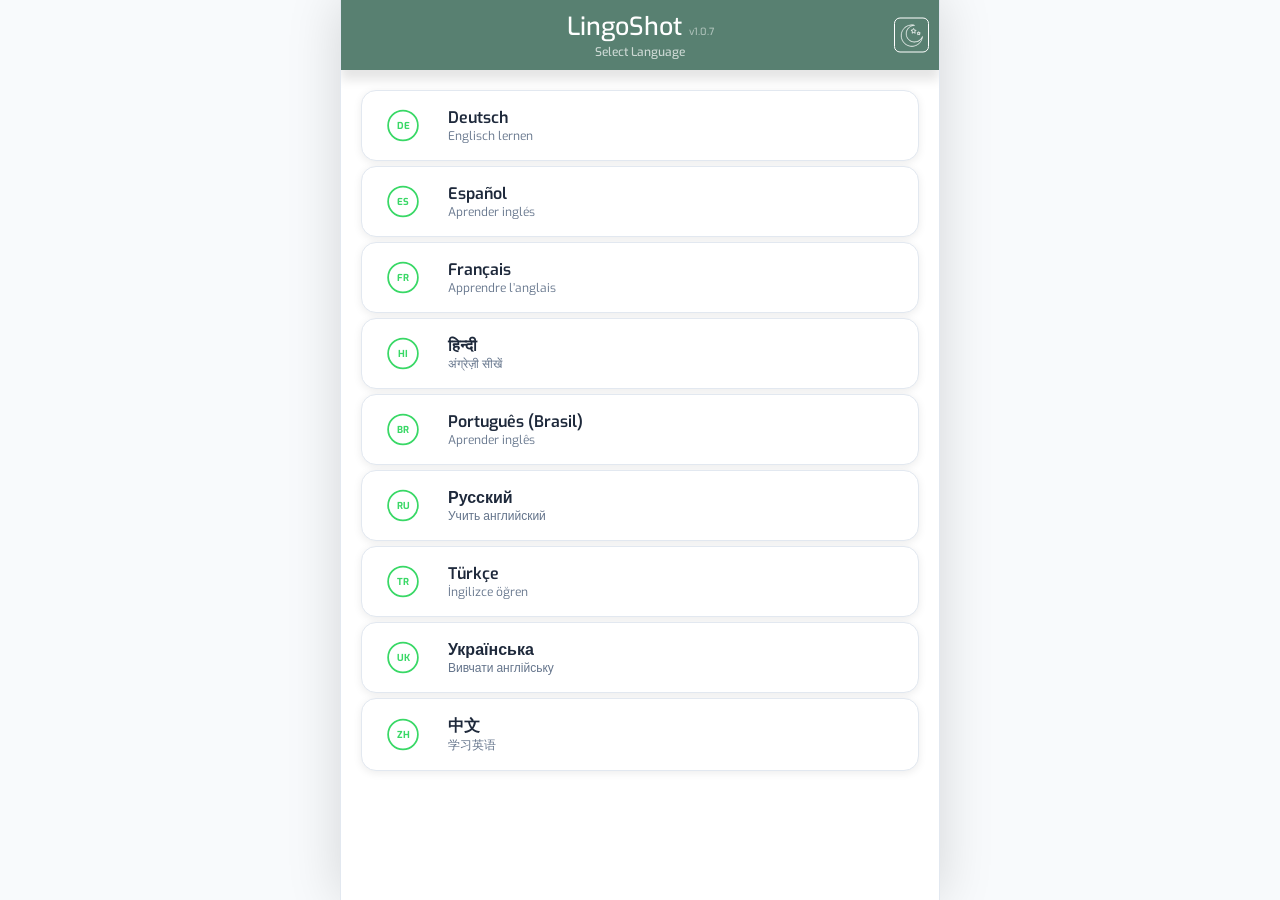
<file: index.html>
<!DOCTYPE html>
<html lang="ru">
<head>
<meta charset="UTF-8"/>
<meta name="viewport" content="width=device-width,initial-scale=1,maximum-scale=1,user-scalable=no,viewport-fit=cover"/>
<script>
  (function(){
    try {
      var lang = localStorage.getItem('mitir_lang');
      // если язык уже выбран — помечаем документ, чтобы стартовать с главной
      document.documentElement.className += lang ? ' boot-main' : ' boot-lang';
    } catch(e) {
      document.documentElement.className += ' boot-lang';
    }
  })();
</script>
<title>LingoShot – Word Shooter</title>
<link rel="stylesheet" href="all.css?v=16.7">
<script src="https://telegram.org/js/telegram-web-app.js" defer></script>
<link rel="preconnect" href="https://fonts.googleapis.com">
<link rel="preconnect" href="https://fonts.gstatic.com" crossorigin>
<link rel="stylesheet" href="https://fonts.googleapis.com/css2?family=Exo:wght@400;500;600;700&family=Noto+Sans:wght@400;600&display=swap" media="print" onload="this.media='all'">
<script>
    !function(t,e){var o,n,p,r;e.__SV||(window.posthog && window.posthog.__loaded)||(window.posthog=e,e._i=[],e.init=function(i,s,a){function g(t,e){var o=e.split(".");2==o.length&&(t=t[o[0]],e=o[1]),t[e]=function(){t.push([e].concat(Array.prototype.slice.call(arguments,0)))}}p||((p=t.createElement("script")).type="text/javascript",p.crossOrigin="anonymous",p.async=!0,p.src=s.api_host.replace(".i.posthog.com","-assets.i.posthog.com")+"/static/array.js",p.onerror=function(){p=null},(r=t.getElementsByTagName("script")[0]).parentNode.insertBefore(p,r));var u=e;for(void 0!==a?u=e[a]=[]:a="posthog",u.people=u.people||[],u.toString=function(t){var e="posthog";return"posthog"!==a&&(e+="."+a),t||(e+=" (stub)"),e},u.people.toString=function(){return u.toString(1)+".people (stub)"},o="Oo Lo $o init rl nl tl el ll pa il hl Ko capture sl Ao gl calculateEventProperties pl register register_once register_for_session unregister unregister_for_session Xo ml getFeatureFlag getFeatureFlagPayload getFeatureFlagResult getAllFeatureFlags isFeatureEnabled reloadFeatureFlags updateFlags updateEarlyAccessFeatureEnrollment getEarlyAccessFeatures on onFeatureFlags onSurveysLoaded onSessionId getSurveys getActiveMatchingSurveys renderSurvey displaySurvey cancelPendingSurvey canRenderSurvey canRenderSurveyAsync wl identify setPersonProperties unsetPersonProperties group resetGroups setPersonPropertiesForFlags resetPersonPropertiesForFlags setGroupPropertiesForFlags resetGroupPropertiesForFlags reset kl shutdown setIdentity clearIdentity get_distinct_id getGroups get_session_id get_session_replay_url alias set_config startSessionRecording stopSessionRecording sessionRecordingStarted captureException addExceptionStep captureLog startExceptionAutocapture stopExceptionAutocapture loadToolbar get_property getSessionProperty yl cl createPersonProfile setInternalOrTestUser bl Do No opt_in_capturing opt_out_capturing has_opted_in_capturing has_opted_out_capturing get_explicit_consent_status is_capturing clear_opt_in_out_capturing dl debug ma kn getPageViewId captureTraceFeedback captureTraceMetric Go".split(" "),n=0;n<o.length;n++)g(u,o[n]);e._i.push([i,s,a])},e.__SV=1)}(document,window.posthog||[]);
    posthog.init('phc_tQvfocBuwXnJmgBxTeCjzJKcfwaGxXcfhXSWpTn7rpAM', {
        api_host: 'https://eu.i.posthog.com',
        defaults: '2026-05-30',
        person_profiles: 'identified_only', // or 'always' to create profiles for anonymous users as well
    });

</script>
</head>
<body>
<div id="boot-splash">
  <div class="boot-logo">LingoShot</div>
</div>
<div id="app">
  <div id="sl" class="screen">
    <div class="hdr">
      <button class="hdr-back" id="sl-back" style="display:none;" onclick="goScreen('sm')">‹</button>
      <span>LingoShot <small class="app-ver-tag" style="display:inline; opacity:0.5; font-size:10px;"></small></span>
      <small>Select Language</small>
       <button class="hdr-theme" onclick="toggleTheme()" aria-label="Переключить тему"></button>
    </div>
    <div class="lang-list" id="lang-list"></div>
  </div>

  <div id="sm" class="screen">
    <div class="hdr">
      <span>LingoShot <small class="app-ver-tag" style="display:inline; opacity:0.5; font-size:10px;"></small></span>
      <small id="sm-subtitle">Select Game Mode</small>
      <button class="hdr-theme" onclick="toggleTheme()" aria-label="Переключить тему"></button>
    </div>

    <div class="dash-progress">
      <div class="progress-card">
        <div class="prog-info-side">
          <div class="prog-label">Your Progress</div>
          <div class="prog-level-row">
            <span class="prog-level-val" id="dash-level">Lvl 1</span>
          </div>
          <div class="prog-xp-bar-bg">
            <div class="prog-xp-fill" id="dash-xp-fill"></div>
          </div>
          <div class="prog-xp-text" id="dash-xp-text">0 / 100 XP</div>
        </div>
        <div class="prog-circle-side">
          <svg class="prog-circle-svg" viewBox="0 0 80 80">
            <circle class="prog-circle-bg" cx="40" cy="40" r="36"></circle>
            <circle class="prog-circle-fill" id="dash-circle-fill" cx="40" cy="40" r="36"></circle>
          </svg>
          <span class="prog-percent-val" id="dash-pct">0%</span>
        </div>
      </div>
    </div>

    <div class="mode-grid">
      <div class="mode-row mode-row-2">
        <div class="mode-card" onclick="openTirDict()">
          <div class="mode-icon"><img src="icons/shooting_tir.svg" width="60%" /></div>
          <div class="mode-name">Shooting Tir</div>
        </div>
        <div class="mode-card" onclick="openMatchPairsDict()">
          <div class="mode-icon">
            <img src="icons/twowords.svg" width="50%" />
          </div>
          <div class="mode-name">Match Pairs</div>
        </div>
        <div class="mode-card" onclick="openWordSearchDict()">
          <div class="mode-icon">
            <svg viewBox="0 0 24 24" width="55%" height="55%" fill="none" stroke="var(--orange)" stroke-width="1" stroke-linecap="round" stroke-linejoin="round">
              <circle cx="10" cy="10" r="7"/>
              <line x1="15.2" y1="15.2" x2="21" y2="21"/>
              <rect x="7.3" y="7.3" width="2.3" height="2.3" rx="0.5" fill="var(--orange)" stroke="none"/>
              <rect x="10.4" y="7.3" width="2.3" height="2.3" rx="0.5" fill="var(--orange)" stroke="none"/>
              <rect x="7.3" y="10.4" width="2.3" height="2.3" rx="0.5" fill="var(--orange)" stroke="none"/>
              <rect x="10.4" y="10.4" width="2.3" height="2.3" rx="0.5" fill="var(--orange)" stroke="none"/>
            </svg>
          </div>
          <div class="mode-name">Fillwords</div>
        </div>
      </div>
      <div class="mode-row mode-row-full">
        <div class="mode-card mode-card-wide" onclick="goScreen('ssd')">
          <div class="mode-icon"><img src="icons/funny_stories.svg" width="100%" /></div>
          <div class="mode-name">Funny stories</div>
        </div>
      </div>
      <div class="mode-row mode-row-3">
	  <div class="mode-card" onclick="goScreen('sphd')">
          <div class="mode-icon">
            <svg viewBox="0 0 24 24" width="55%" height="55%" fill="none" stroke="var(--orange)" stroke-width="0.8" stroke-linecap="round" stroke-linejoin="round">
              <path d="M4 5h16v10H9l-5 4V5z"/>
              <line x1="7.5" y1="9" x2="16.5" y2="9"/>
              <line x1="7.5" y1="12" x2="13" y2="12"/>
            </svg>
          </div>
          <div class="mode-name">Phrases</div>
        </div>
        <div class="mode-card" onclick="goScreen('sqd')">
          <div class="mode-icon"><img src="icons/idiom_quiz.svg" width="65%" /></div>
          <div class="mode-name">Idiom Quiz</div>
        </div>
        
        <div class="mode-card" onclick="goScreen('sb')">
          <div class="mode-icon"><img src="icons/morph_bubble.svg" width="58%" /></div>
          <div class="mode-name">Morph Bubbl</div>
        </div>
      </div>
    </div>
  </div>

  <div id="sb" class="screen">
    <div class="hdr">
      <button class="hdr-back" onclick="goScreen('sm')">‹</button>
      <span>Morph Bubbl</span>
	  <small>Build words</small>
      <span class="psh-pill" id="p-pill">1 / 18</span>
    </div>

    <div class="p-sub-hdr">
      <div class="psh-progress"><div class="psh-fill" id="p-fill"></div></div>
    </div>

    <div class="spc-stage">
      <button class="arrow-btn left" id="p-prev" onclick="goPattern(-1)">‹</button>
      <div class="card-viewport"><div class="p-card" id="p-card"></div></div>
      <button class="arrow-btn right" id="p-next" onclick="goPattern(1)">›</button>
    </div>

    <div class="p-setup">
      <div class="p-slider-row">
        <span id="sb-items-label" style="font-size:13px;color:#ffffff;">Items in game</span>
        <span id="p-val" style="font-size:13px;font-weight:600;color:#588071;padding:2px 9px;border-radius:8px;">10</span>
      </div>
      <input type="range" min="5" max="15" value="10" id="p-range" oninput="document.getElementById('p-val').textContent=this.value" style="width:100%;margin-bottom:5px;accent-color:#588071;">
      <button class="p-start-btn" onclick="startBubbleGame()">Start Game</button>
    </div>
  </div>

  <div id="sbg" class="screen">
    <div class="top">
      <div class="stat"><b id="bgscore">0</b><small>POINTS</small></div>
      <div class="center"><b id="bgword">1 / 10</b><div class="bar"><span id="bgbar" style="width:100%;"></span></div></div>
      <div class="stat" onclick="toggleSound()" style="cursor:pointer; -webkit-user-select:none;">
        <b id="bsound-icon"><img src="icons/sound-on.svg"/ width="30px"></b>
        <small>SOUND</small>
      </div>
      <div class="close" onclick="confirmExit()">×</div>
    </div>
    <div class="sbg-sentence-wrap">
      <div class="sbg-sentence" id="sbg-sentence"></div>
    </div>
    <div class="sbg-translation" id="sbg-translation"></div>
    <div class="sbg-tray" id="sbg-tray"></div>
    <div class="sbg-bottom">
      <button class="sbg-next-btn" id="sbg-next" disabled onclick="handleBubbleNext()">Next</button>
    </div>
  </div>

  <div id="ssd" class="screen"><div class="hdr"><button class="hdr-back" onclick="goScreen('sm')">‹</button><span>Funny Stories</span><small>Select Level</small></div><div class="dict-list" id="stories-levels-list"></div></div>
  <div id="ss" class="screen"><div class="hdr"><button class="hdr-back" id="ss-back" onclick="goScreen('ssd')">‹</button><span>Funny Stories</span><small id="ss-subtitle">Select Story</small></div><div class="dict-list" id="stories-list"></div></div>
  <div id="sse" class="screen"><div class="hdr"><button class="hdr-back" onclick="goScreen('ss')">‹</button><span>Series Episodes</span><small id="sse-subtitle">Select Episode</small></div><div class="dict-list" id="series-episodes-list"></div></div>
  <div id="st" class="screen"><div class="hdr"><button class="hdr-back" onclick="goScreen('ss')">‹</button><span>Funny Stories</span><small id="st-subtitle">Read or listen</small><button class="hdr-x" id="story-voice-btn" onclick="speakStory()"><img id="story-voice-icon" src="icons/sound-on.svg" width="30px"/></button></div><div class="story-content" id="story-body"></div><div class="word-popup" id="word-popup"><div class="wp-info"><div class="wp-en" id="wp-en">Word</div><div class="wp-tr" id="wp-tr">[transcription]</div><div class="wp-ru" id="wp-ru">Translation</div></div><button class="wp-btn" onclick="addWordFromStory()">Add to Tir</button></div><button class="go-btn" id="to-tir-btn" style="margin:10px; display:none;" onclick="goScreen('scw')">Review added words</button></div>
  <div id="scw" class="screen"><div class="hdr"><button class="hdr-back" onclick="goScreen('st')">‹</button><span>Story Vocabulary</span><small>Added words</small></div><div class="prev-list" id="story-words-list"></div><button class="go-btn" id="story-go-btn" onclick="startStoryTir()">GO TO TIR!</button></div>

  <div id="sd" class="screen">
    <div class="hdr"><button class="hdr-back" onclick="goScreen('sm')">‹</button><span>Shooting Tir</span><small>Select Dictionary</small></div>
    <div class="tabs"><div class="tab active" onclick="swTab('ready')">Ready</div><div class="tab" onclick="swTab('custom')">Custom</div></div>

    <div style="flex:1; overflow:hidden; display:flex; flex-direction:column;">
      <div class="dict-list" id="rdtab"></div>
      <div class="custom-area" id="ctab">
        <div id="cw-select-label" style="font-size:12px;color:var(--text-dim);margin-bottom:5px;">Select words:</div>
        <div class="search-box"><input type="text" id="wsearch" placeholder="Search..." oninput="renderCustomList()"/></div>
        <div style="text-align:right;margin-bottom:8px;"><button onclick="clearCW()" style="background:none;border:none;color:var(--bg-hdr);font-size:12px;text-decoration:underline;cursor:pointer;padding:0; font-weight:bold;">Unselect all</button></div>
        <div class="cwl" id="allw-list"></div>
        <div style="font-size:11px;color:var(--text-dim);text-align:center;margin-top:10px;">Selected: <strong id="cwcnt">0</strong></div>
      </div>
    </div>

    <div class="wcrow" id="wcrow"><label>Words in game:</label><input type="range" min="5" max="30" value="5" id="wcs" oninput="document.getElementById('wcv').textContent=this.value"/><div class="wcv" id="wcv">5</div></div>
    <button class="btn-p" id="sbtn" onclick="goPreview()" disabled>Start Game →</button>
  </div>

  <div id="sqd" class="screen"><div class="hdr"><button class="hdr-back" onclick="goScreen('sm')">‹</button><span>Idiom Quiz</span><small>Select Difficulty</small></div><div class="dict-list" id="qltab"></div><div class="wcrow"><label>Idioms in game:</label><input type="range" min="5" max="15" value="7" id="qcs" oninput="document.getElementById('qcv').textContent=this.value"/><div class="wcv" id="qcv">7</div></div><button class="btn-p" id="qsbtn" onclick="startQuiz()" disabled>Start Quiz →</button></div>

  <div id="sphd" class="screen">
    <div class="hdr"><button class="hdr-back" onclick="goScreen('sm')">‹</button><span>Phrases</span><small>Select Topic</small></div>
    <div class="dict-list" id="phtab"></div>
    <div class="wcrow"><label>Phrases in game:</label><input type="range" min="5" max="20" value="10" id="phcs" oninput="document.getElementById('phcv').textContent=this.value"/><div class="wcv" id="phcv">10</div></div>
    <button class="btn-p" id="phsbtn" onclick="startPhraseGame()" disabled>Start Game →</button>
  </div>

  <div id="sph" class="screen">
    <div class="top">
      <div class="stat"><b id="phscore">0</b><small>POINTS</small></div>
      <div class="center"><b id="phprog">1/10</b><div class="bar"><span id="phbar" style="width:0%;"></span></div></div>
      <div class="stat" onclick="toggleSound()" style="cursor:pointer; -webkit-user-select:none;">
        <b id="phsound-icon"><img src="icons/sound-on.svg"/ width="30px"></b>
        <small>SOUND</small>
      </div>
      <div class="close" onclick="confirmExit()">×</div>
    </div>
    <div class="ph-phrase-wrap">
      <div class="ph-phrase" id="ph-phrase-ru"></div>
      <button class="ph-replay-btn" id="ph-replay" onclick="phReplay()" aria-label="Listen">
        <svg viewBox="0 0 24 24" width="16" height="16" fill="none" stroke="currentColor" stroke-width="2" stroke-linecap="round" stroke-linejoin="round">
          <polygon points="5,9 9,9 13,5 13,19 9,15 5,15" fill="currentColor" stroke="none"/>
          <path d="M16.5 8.5a5 5 0 0 1 0 7"/>
          <path d="M19 6a8.5 8.5 0 0 1 0 12"/>
        </svg>
      </button>
    </div>
    <div class="ph-slots-row">
      <div class="ph-slots" id="ph-slots"></div>
    </div>
    <div class="ph-cols" id="ph-cols"></div>
    <div class="ph-bottom">
      <button class="ph-next-btn" id="ph-next-btn" disabled onclick="phNext()">Next →</button>
    </div>
  </div>

  <div id="sp" class="screen"><div class="hdr"><button class="hdr-back" onclick="goScreen('sd')">‹</button><span id="ptitle">Word List</span><small>Words to learn</small></div><div class="prev-list" id="plist"></div><div class="legend"><div class="li"><div class="ld" style="background:#3b6d11"></div>know</div><div class="li"><div class="ld" style="background:#ccc"></div>new</div><div class="li"><div class="ld" style="background:#ba7517"></div>~week</div><div class="li"><div class="ld" style="background:#854f0b"></div>~month</div><div class="li"><div class="ld" style="background:#a32d2d"></div>~half year</div></div><button class="go-btn" id="pgoBtn" onclick="handlePreviewGo()">GO!</button></div>

  <div id="sq" class="screen">
    <div class="top">
      <div class="stat"><b id="qscore">0</b><small>POINTS</small></div>
      <div class="center"><b id="qword">1/7</b><div class="bar"><span id="qbar" style="width:100%;"></span></div></div>
      <div class="stat" onclick="toggleSound()"><b id="qsound-icon"><img src="icons/sound-on.svg"/ width="30px"></b><small>SOUND</small></div>
      <div class="close" onclick="confirmExit()">×</div>
    </div>
    <div class="idiom-banner">
      <div class="idiom-q-row">
        <small>что означает эта идиома?</small>
        <button class="idiom-sound-btn" onclick="speakCurrentIdiom()" aria-label="Re-speak idiom">
          <img src="icons/sound-on.svg" width="16px" height="16px" alt="sound">
        </button>
      </div>
      <h1 id="idiom-en">...</h1>
    </div>
    <div class="lifelines">
      <div class="life-btn" id="life-call" onclick="useLife('call')">
        <span class="life-icon">📞</span><span>CALL</span>
        <div class="life-tip" id="tip-call"></div>
      </div>
      <div class="life-btn" id="life-50" onclick="useLife('50')">
        <span class="life-icon">🌗</span><span>50/50</span>
      </div>
      <div class="life-btn" id="life-hall" onclick="useLife('hall')">
        <span class="life-icon">👥</span><span>HELP</span>
        <div class="life-tip" id="tip-hall"></div>
      </div>
    </div>
    <div class="quiz-area" id="answers"></div>
    <div style="padding:14px;"><button class="next-btn" id="nextBtn" onclick="nextQuestion()">Next →</button></div>
  </div>

  <div id="sg" class="screen">
    <div class="top">
      <div class="stat"><b id="gscore">0</b><small>POINTS</small></div>
      <div class="center"><b id="gword">1/10</b><div class="bar"><span id="tbar"></span></div></div>
      <div class="stat" onclick="toggleSound()" style="cursor:pointer; -webkit-user-select:none;">
        <b id="sound-icon"><img src="icons/sound-on.svg"/ width="30px"></b>
        <small id="sound-text">SOUND</small>
      </div>
      <div class="close" onclick="confirmExit()">×</div>
    </div>
    <div class="word" id="ruword_container">
      <div id="ruwd"><h1>ARE YOU READY?</h1><small>TOUCH LOAD</small></div>
    </div>
    <div class="range" id="arena">
      <div class="rail"></div>
      <canvas id="hit-canvas" style="position:absolute; inset:0; pointer-events:none; z-index:10;"></canvas>
      <div id="moving-unit" class="moving-unit">
        <div class="carriage"><span class="bolt"></span></div>
        <div class="arm"></div>
        <div class="target"><div id="sight" class="sight"><div class="sight-dot"></div></div></div>
      </div>
    </div>
    <div class="controls">
      <div class="speed-row" style="padding:0 12px 10px; display:flex; align-items:center; gap:12px;">
        <label style="color:var(--green); font-size:10px; font-weight:700; letter-spacing:1px; opacity:0.7; white-space:nowrap;">SPEED:</label>
        <input type="range" min="0" max="6000" step="250" value="3000" id="gspeed" style="flex:1; accent-color:var(--green); cursor:pointer;">
      </div>
      <div class="input-row">
        <div class="typedbox" id="tbox" onclick="handleTboxClick(event)"></div>
        <button class="btn-main btn-del-main" id="kdelBtn" onclick="handleDelSkip()">◀</button>
        <button id="kfireBtn" class="btn-main btn-load" onclick="handleFireBtn()">LOAD</button>
      </div>
      <div class="kbd"><div class="kr" id="kr0"></div><div class="kr" id="kr1"></div><div class="kr" id="kr2"></div><div class="kr" id="kr3"></div></div>
    </div>
  </div>

  <div id="sws" class="screen">
    <div class="top">
      <div class="stat"><b id="wsscore">0</b><small>POINTS</small></div>
      <div class="center"><b id="wsprog">0/0</b><div class="bar"><span id="wsbar" style="width:0%;"></span></div></div>
      <div class="stat"><b id="wstimer">00:00</b><small>TIME</small></div>
      <div class="close" onclick="confirmExit()">×</div>
    </div>
    <div class="ws-bubbles" id="wsbubbles"></div>
    <div class="ws-gridwrap" id="wsgridwrap">
      <div class="ws-grid" id="wsgrid"></div>
    </div>
  </div>

  <div id="smp" class="screen">
    <div class="top">
      <div class="stat"><b id="mpscore">0</b><small>POINTS</small></div>
      <div class="center"><b id="mpprog">0/0</b><div class="bar"><span id="mpbar" style="width:0%;"></span></div></div>
      <div class="stat"><b id="mpmistakes">0</b><small>MISS</small></div>
      <div class="close" onclick="confirmExit()">×</div>
    </div>
    <div class="mp-board" id="mp-board">
      <div class="mp-col" id="mpColLeft"></div>
      <div class="mp-col" id="mpColRight"></div>
      <div class="mp-stop-overlay">
        <div class="mp-stop-icon">🎯</div>
        <div class="mp-stop-title" id="mpStopTitle">Too many mistakes!</div>
        <div class="mp-stop-sub" id="mpStopSub">Learn the remaining words in Tir.</div>
        <button class="go-btn mp-review-btn" id="mpReviewBtn" onclick="mpGoLearnProblemWords()">Learn in Tir</button>
      </div>
    </div>
  </div>

  <div id="sa" class="screen ad-screen">
    <div class="ad-timer-wrap">
      <div id="ad-timer">10</div>
      <div class="ad-timer-label">sec</div>
    </div>
    <div class="ad-content">
      <div class="ad-label">PROMOTION</div>
      <div class="ad-banner-box">
        <img src="icons/promo_banner.png" alt="LingoShot Pro" class="ad-img-main">
      </div>
      <h2 class="ad-title">LingoShot for Android</h2>
      <p class="ad-desc">Get the full experience with offline mode, smart widgets, and advanced statistics!</p>

      <a href="https://play.google.com/store/apps/details?id=com.lingoshot.app" target="_blank" class="gp-link">
        <img src="icons/google_play.png" alt="Get it on Google Play" class="gp-btn-img">
      </a>
    </div>
  </div>

  <div id="sr" class="screen">
    <div class="hdr"><button class="hdr-x" onclick="goScreen('sm')">✕</button>Results</div>
    <div id="res-auth-box" class="auth-component"></div>
    <div class="res-body">
      <div class="r-title" id="rtitle">Great!</div>
      <div id="res-msg" style="font-size:14px; text-align:center; color:#444; margin:-5px 0 10px; padding:0 20px; line-height:1.4;">
       You've earned <b id="last-score-val">0</b> points.<br>
        <span id="ad-info-text">Earn 150 points to disable ads.</span>
      </div>
      <div class="rgrid">
        <div class="rcard"><div class="v" id="rhits">0</div><div class="l">hits</div></div>
        <div class="rcard"><div class="v" id="rmiss">0</div><div class="l">misses</div></div>
        <div class="rcard"><div class="v" id="racc">0%</div><div class="l">accuracy</div></div>
        <div class="rcard"><div class="v" id="rtime">0s</div><div class="l">time</div></div>
      </div>
      <div class="leaderboard-box">
        <div class="lb-tabs">
          <div class="lb-tab lb-tab-daily" onclick="swLbTab('daily')">TODAY</div>
          <div class="lb-tab lb-tab-global active" onclick="swLbTab('global')">ALL TIME</div>
        </div>
        <div id="res-lb-list" class="lb-list"></div>
      </div>
    </div>
    <div class="ract">
      <button class="btn-p" style="margin:0;width:100%;" onclick="retryGame()">Again</button>
      <button class="btn-s" onclick="goScreen('sm')">Change game mode</button>
    </div>
  </div>

  <div id="su" class="screen">
    <div class="hdr">Profile & Leaders <button class="hdr-x" id="admin-btn" style="display:none; position:absolute; right:15px; font-size:16px; color:#fff; border:1px solid #fff; padding:5px 10px; border-radius:8px;" onclick="goScreen('sad')">⚙️</button></div>
    <div class="res-body">
      <div id="main-auth-box" class="auth-component"></div>
      <div class="leaderboard-box">
        <div class="lb-tabs">
          <div class="lb-tab lb-tab-daily" onclick="swLbTab('daily')">TODAY</div>
          <div class="lb-tab lb-tab-global active" onclick="swLbTab('global')">ALL TIME</div>
        </div>
        <div id="main-lb-list" class="lb-list"></div>
      </div>
    </div>
  </div>

  <div id="sad" class="screen">
    <div class="hdr">
      <button class="hdr-back" onclick="goScreen('su')">‹</button>
      <span>Admin Dashboard</span>
    </div>
    <div class="res-body" style="padding:15px;">
      <div id="admin-stats" style="margin-bottom:20px;">
        <div style="text-align:center; padding:20px; color:var(--text-dim);">Loading statistics...</div>
      </div>

      <div style="display:flex; flex-direction:column; gap:15px;">
		<button class="btn-main" style="padding:10px 0; background:#2563eb; border:none; width:100%;" onclick="adminPublishUpdate()">📢 PUBLISH UPDATE (notify users)</button>
        <button class="btn-main" style="padding:10px 0; background:#ea580c; border:none; width:100%;" onclick="adminResetDailyPoints()">🔄 RESET DAILY POINTS (ALL)</button>
        <button class="btn-main" style="padding:10px 0; background:#666; border:none; width:100%;" onclick="adminResetPoints()">⚠️ RESET TOTAL POINTS (ALL)</button>
        <button class="btn-main" style="padding:10px 0; background:#333; border:none; width:100%;" onclick="adminWipeUsers()">💀 WIPE ALL ACCOUNTS</button>
       </div>
    </div>
  </div>

  <div id="spp" class="screen">
    <div class="hdr">
      <button class="hdr-back" onclick="goScreen('su')">‹</button>
      <span>Privacy Policy</span>
    </div>
    <div class="res-body" style="font-size:13px; line-height:1.6; color:var(--text-dim); padding:20px; text-align:left;">
      <h3>Privacy Policy</h3>
      <p>LingoShot respects your privacy. This policy explains what information the app collects, why, and how you can control it.</p>
      <h4>Data Collection</h4>
      <ul>
        <li><b>Name:</b> if you sign in with Google or Telegram, your display name is used to identify your account and sync progress across devices. Playing as a guest collects no account info.</li>
        <li><b>Email:</b> we do not collect or store your email address. Google Sign-In may ask for an email as part of the login process, but it is used only by your device to complete sign-in and is never sent to or stored on our servers.</li>
        <li><b>Game Statistics:</b> points, streaks, and learned words are saved to our secure database (Firebase).</li>
        <li><b>Usage Analytics:</b> anonymous, aggregated usage data (e.g. which game modes are played) collected via PostHog to improve the app.</li>
      </ul>
      <h4>Data Sharing</h4>
      <p>Your account name and game statistics are stored with Google Firebase. We do not sell your data or share it with advertisers.</p>
      <h4>Data Deletion</h4>
      <p>You can delete your account and all associated data at any time through the "Delete Account" button in your profile settings. This action is permanent.</p>
      <h4>Children's Privacy</h4>
      <p>LingoShot is designed to be usable by learners of all ages under a parent's or guardian's guidance. We do not knowingly collect more information from children than described above.</p>
      <p>Full policy: <a href="https://maildprus-eng.github.io/lingoshotweb/privacy.html" target="_blank" style="color:var(--bg-hdr);">maildprus-eng.github.io/lingoshotweb/privacy.html</a></p>
      <p>For support, contact: maildprus@gmail.com</p>
    </div>
  </div>

  <div id="nav-footer">
    <div class="nav-item" id="nav-lang" onclick="goScreen('sl')">
      <svg viewBox="0 0 24 24"><path d="M12.87,15.07L10.33,12.56L10.36,12.53C12.1,10.59 13.34,8.36 14.07,6H17V4H10V2H8V4H1V6H12.17C11.5,7.92 10.44,9.75 9,11.35C8.07,10.32 7.3,9.19 6.69,8H4.69C5.42,9.63 6.42,11.17 7.67,12.56L2.58,17.58L4,19L9,14L12.11,19.11L12.87,15.07M18.5,10H16.5L12,22H14L15.12,19H19.87L21,22H23L18.5,10M15.88,17L17.5,12.65L19.12,17H15.88Z"/></svg>
    </div>
    <div class="nav-item" id="nav-home" onclick="goScreen('sm')">
      <svg viewBox="0 0 24 24"><path d="M10,20V14H14V20H19V12H22L12,3L2,12H5V20H10Z"/></svg>
    </div>
    <div class="nav-item" id="nav-user" onclick="goScreen('su')">
      <svg viewBox="0 0 24 24"><path d="M12,4A4,4 0 0,1 16,8A4,4 0 0,1 12,12A4,4 0 0,1 8,8A4,4 0 0,1 12,4M12,14C16.42,14 20,15.79 20,18V20H4V18C4,15.79 7.58,14 12,14Z"/></svg>
    </div>
  </div>
</div>

<div id="update-banner" style="display:none; position:fixed; left:0; right:0; bottom:0; z-index:9998; background:var(--bg-hdr,#2c5f4f); color:#fff; padding:14px 16px; box-shadow:0 -4px 12px rgba(0,0,0,.3);">
  <div style="font-weight:700; margin-bottom:2px;" id="ub-title"></div>
  <div style="font-size:13px; opacity:.9; margin-bottom:10px;" id="ub-text"></div>
  <div style="display:flex; gap:8px;">
    <button id="ub-update" onclick="openStoreForUpdate()" style="flex:1; padding:9px; background:#e0632c; color:#fff; border:none; border-radius:8px; font-weight:700;"></button>
    <button id="ub-later" onclick="dismissUpdateBanner()" style="padding:9px 14px; background:transparent; color:#fff; border:1px solid rgba(255,255,255,.4); border-radius:8px;"></button>
  </div>
</div>

<script src="firebase-app-compat.js"></script>
<script src="firebase-firestore-compat.js"></script>
<script src="firebase-auth-compat.js"></script>
<script>
  var firebaseConfig = {
    apiKey: "AIzaSyCFlgil-7BWprq1b1JjLlDxI09qDgPgbyg",
    authDomain: "lingoshot-728bc.firebaseapp.com",
    projectId: "lingoshot-728bc",
    storageBucket: "lingoshot-728bc.firebasestorage.app",
    messagingSenderId: "236461682046",
    appId: "1:236461682046:web:522cc2cd785b5430a3972f"
  };
  firebase.initializeApp(firebaseConfig);
  var db = firebase.firestore();
  var auth = firebase.auth();
</script>
<script src="data.js?v=16.5"></script>
<script src="idioms.js?v=16.5"></script>
<script src="stories.js?v=16.5"></script>
<script src="series.js?v=16.5"></script>
<script src="lemmatizer.js?v=16.5"></script>
<script src="patterns.js?v=16.5"></script>
<script src="bubble_sentences.js?v=16.5"></script>
<script src="user.js?v=16.5"></script>
<script src="phrases.js?v=16.6"></script>
<script src="ui_i18n.js?v=16.6"></script>
<script src="functions.js?v=16.6"></script>
</body>
</html>
</file>
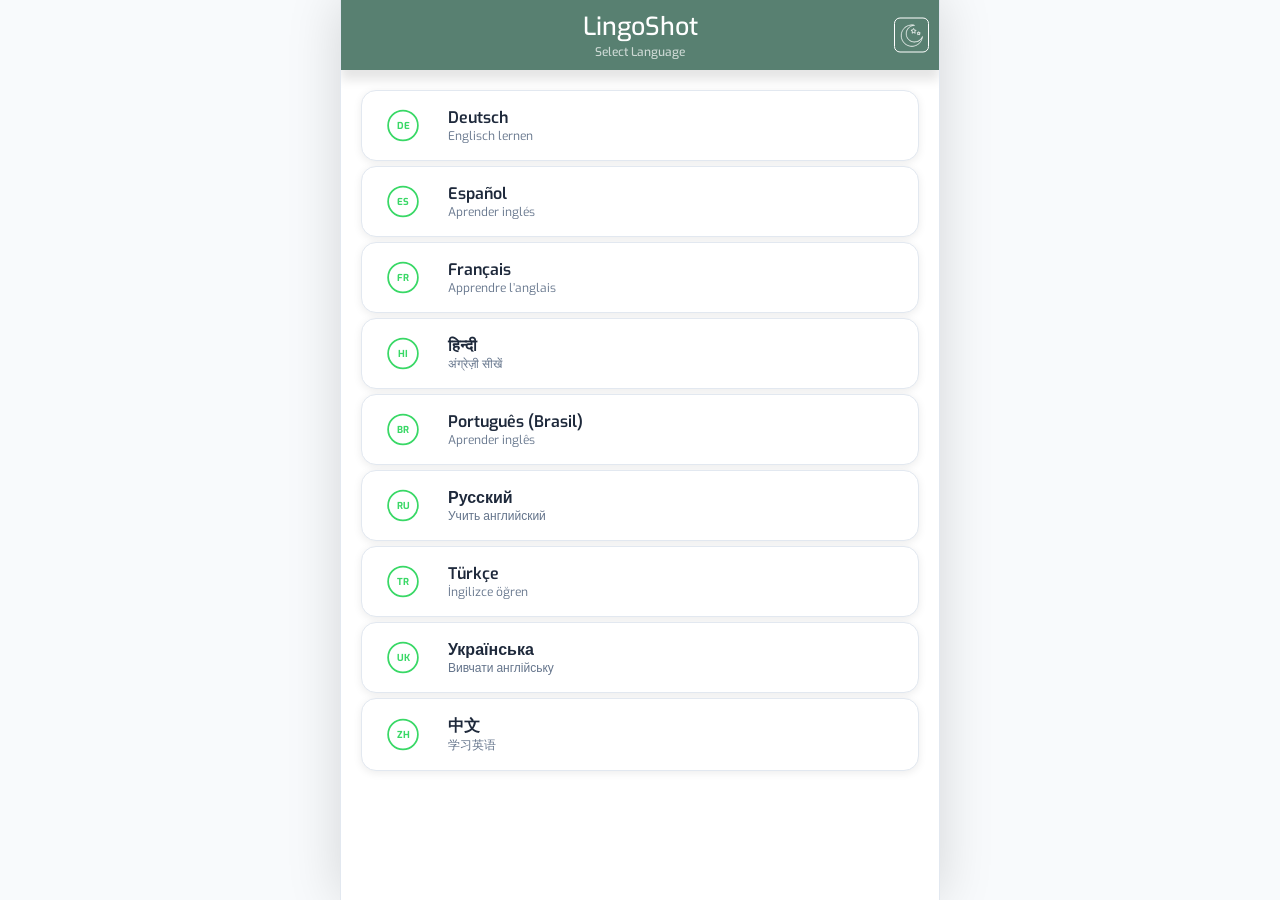
<file: old/index.html>
<!DOCTYPE html>
<html lang="ru">
<head>
<meta charset="UTF-8"/>
<meta name="viewport" content="width=device-width,initial-scale=1,maximum-scale=1,user-scalable=no,viewport-fit=cover"/>
<script>
  (function(){
    try {
      var lang = localStorage.getItem('mitir_lang');
      // если язык уже выбран — помечаем документ, чтобы стартовать с главной
      document.documentElement.className += lang ? ' boot-main' : ' boot-lang';
    } catch(e) {
      document.documentElement.className += ' boot-lang';
    }
  })();
</script>
<title>LingoShot – Word Shooter</title>
<link rel="stylesheet" href="all.css?v=16.6">
<script src="https://telegram.org/js/telegram-web-app.js" defer></script>
<link rel="preconnect" href="https://fonts.googleapis.com">
<link rel="preconnect" href="https://fonts.gstatic.com" crossorigin>
<link rel="stylesheet" href="https://fonts.googleapis.com/css2?family=Exo:wght@400;500;600;700&family=Noto+Sans:wght@400;600&display=swap" media="print" onload="this.media='all'">
<script>
    !function(t,e){var o,n,p,r;e.__SV||(window.posthog && window.posthog.__loaded)||(window.posthog=e,e._i=[],e.init=function(i,s,a){function g(t,e){var o=e.split(".");2==o.length&&(t=t[o[0]],e=o[1]),t[e]=function(){t.push([e].concat(Array.prototype.slice.call(arguments,0)))}}p||((p=t.createElement("script")).type="text/javascript",p.crossOrigin="anonymous",p.async=!0,p.src=s.api_host.replace(".i.posthog.com","-assets.i.posthog.com")+"/static/array.js",p.onerror=function(){p=null},(r=t.getElementsByTagName("script")[0]).parentNode.insertBefore(p,r));var u=e;for(void 0!==a?u=e[a]=[]:a="posthog",u.people=u.people||[],u.toString=function(t){var e="posthog";return"posthog"!==a&&(e+="."+a),t||(e+=" (stub)"),e},u.people.toString=function(){return u.toString(1)+".people (stub)"},o="Oo Lo $o init rl nl tl el ll pa il hl Ko capture sl Ao gl calculateEventProperties pl register register_once register_for_session unregister unregister_for_session Xo ml getFeatureFlag getFeatureFlagPayload getFeatureFlagResult getAllFeatureFlags isFeatureEnabled reloadFeatureFlags updateFlags updateEarlyAccessFeatureEnrollment getEarlyAccessFeatures on onFeatureFlags onSurveysLoaded onSessionId getSurveys getActiveMatchingSurveys renderSurvey displaySurvey cancelPendingSurvey canRenderSurvey canRenderSurveyAsync wl identify setPersonProperties unsetPersonProperties group resetGroups setPersonPropertiesForFlags resetPersonPropertiesForFlags setGroupPropertiesForFlags resetGroupPropertiesForFlags reset kl shutdown setIdentity clearIdentity get_distinct_id getGroups get_session_id get_session_replay_url alias set_config startSessionRecording stopSessionRecording sessionRecordingStarted captureException addExceptionStep captureLog startExceptionAutocapture stopExceptionAutocapture loadToolbar get_property getSessionProperty yl cl createPersonProfile setInternalOrTestUser bl Do No opt_in_capturing opt_out_capturing has_opted_in_capturing has_opted_out_capturing get_explicit_consent_status is_capturing clear_opt_in_out_capturing dl debug ma kn getPageViewId captureTraceFeedback captureTraceMetric Go".split(" "),n=0;n<o.length;n++)g(u,o[n]);e._i.push([i,s,a])},e.__SV=1)}(document,window.posthog||[]);
    posthog.init('phc_tQvfocBuwXnJmgBxTeCjzJKcfwaGxXcfhXSWpTn7rpAM', {
        api_host: 'https://eu.i.posthog.com',
        defaults: '2026-05-30',
        person_profiles: 'identified_only', // or 'always' to create profiles for anonymous users as well
    });

</script>
</head>
<body>
<div id="boot-splash">
  <div class="boot-logo">LingoShot</div>
</div>
<div id="app">
  <div id="sl" class="screen">
    <div class="hdr">
      <button class="hdr-back" id="sl-back" style="display:none;" onclick="goScreen('sm')">‹</button>
      <span>LingoShot <small class="app-ver-tag" style="display:inline; opacity:0.5; font-size:10px;"></small></span>
      <small>Select Language</small>
       <button class="hdr-theme" onclick="toggleTheme()" aria-label="Переключить тему"></button>
    </div>
    <div class="lang-list" id="lang-list"></div>
  </div>

  <div id="sm" class="screen">
    <div class="hdr">
      <span>LingoShot <small class="app-ver-tag" style="display:inline; opacity:0.5; font-size:10px;"></small></span>
      <small id="sm-subtitle">Select Game Mode</small>
      <button class="hdr-theme" onclick="toggleTheme()" aria-label="Переключить тему"></button>
    </div>

    <div class="dash-progress">
      <div class="progress-card">
        <div class="prog-info-side">
          <div class="prog-label">Your Progress</div>
          <div class="prog-level-row">
            <span class="prog-level-val" id="dash-level">Lvl 1</span>
          </div>
          <div class="prog-xp-bar-bg">
            <div class="prog-xp-fill" id="dash-xp-fill"></div>
          </div>
          <div class="prog-xp-text" id="dash-xp-text">0 / 100 XP</div>
        </div>
        <div class="prog-circle-side">
          <svg class="prog-circle-svg" viewBox="0 0 80 80">
            <circle class="prog-circle-bg" cx="40" cy="40" r="36"></circle>
            <circle class="prog-circle-fill" id="dash-circle-fill" cx="40" cy="40" r="36"></circle>
          </svg>
          <span class="prog-percent-val" id="dash-pct">0%</span>
        </div>
      </div>
    </div>

    <div class="mode-grid">
      <div class="mode-row mode-row-2">
        <div class="mode-card" onclick="openTirDict()">
          <div class="mode-icon"><img src="icons/shooting_tir.svg" width="60%" /></div>
          <div class="mode-name">Shooting Tir</div>
        </div>
        <div class="mode-card" onclick="openMatchPairsDict()">
          <div class="mode-icon">
            <img src="icons/twowords.svg" width="50%" />
          </div>
          <div class="mode-name">Match Pairs</div>
        </div>
        <div class="mode-card" onclick="openWordSearchDict()">
          <div class="mode-icon">
            <svg viewBox="0 0 24 24" width="55%" height="55%" fill="none" stroke="var(--orange)" stroke-width="1" stroke-linecap="round" stroke-linejoin="round">
              <circle cx="10" cy="10" r="7"/>
              <line x1="15.2" y1="15.2" x2="21" y2="21"/>
              <rect x="7.3" y="7.3" width="2.3" height="2.3" rx="0.5" fill="var(--orange)" stroke="none"/>
              <rect x="10.4" y="7.3" width="2.3" height="2.3" rx="0.5" fill="var(--orange)" stroke="none"/>
              <rect x="7.3" y="10.4" width="2.3" height="2.3" rx="0.5" fill="var(--orange)" stroke="none"/>
              <rect x="10.4" y="10.4" width="2.3" height="2.3" rx="0.5" fill="var(--orange)" stroke="none"/>
            </svg>
          </div>
          <div class="mode-name">Fillwords</div>
        </div>
      </div>
      <div class="mode-row mode-row-3">
        <div class="mode-card" onclick="goScreen('sqd')">
          <div class="mode-icon"><img src="icons/idiom_quiz.svg" width="65%" /></div>
          <div class="mode-name">Idiom Quiz</div>
        </div>
        <div class="mode-card" onclick="goScreen('ssd')">
          <div class="mode-icon"><img src="icons/funny_stories.svg" width="60%" /></div>
          <div class="mode-name">Funny stories</div>
        </div>
        <div class="mode-card" onclick="goScreen('sb')">
          <div class="mode-icon"><img src="icons/morph_bubble.svg" width="58%" /></div>
          <div class="mode-name">Morph Bubbl</div>
        </div>
      </div>
    </div>
  </div>

  <div id="sb" class="screen">
    <div class="hdr">
      <button class="hdr-back" onclick="goScreen('sm')">‹</button>
      <span>Morph Bubbl</span>
	  <small>Build words</small>
      <span class="psh-pill" id="p-pill">1 / 18</span>
    </div>

    <div class="p-sub-hdr">
      <div class="psh-progress"><div class="psh-fill" id="p-fill"></div></div>
    </div>

    <div class="spc-stage">
      <button class="arrow-btn left" id="p-prev" onclick="goPattern(-1)">‹</button>
      <div class="card-viewport"><div class="p-card" id="p-card"></div></div>
      <button class="arrow-btn right" id="p-next" onclick="goPattern(1)">›</button>
    </div>

    <div class="p-setup">
      <div class="p-slider-row">
        <span id="sb-items-label" style="font-size:13px;color:#ffffff;">Items in game</span>
        <span id="p-val" style="font-size:13px;font-weight:600;color:#588071;padding:2px 9px;border-radius:8px;">10</span>
      </div>
      <input type="range" min="5" max="15" value="10" id="p-range" oninput="document.getElementById('p-val').textContent=this.value" style="width:100%;margin-bottom:5px;accent-color:#588071;">
      <button class="p-start-btn" onclick="startBubbleGame()">Start Game</button>
    </div>
  </div>

  <div id="sbg" class="screen">
    <div class="top">
      <div class="stat"><b id="bgscore">0</b><small>POINTS</small></div>
      <div class="center"><b id="bgword">1 / 10</b><div class="bar"><span id="bgbar" style="width:100%;"></span></div></div>
      <div class="stat" onclick="toggleSound()" style="cursor:pointer; -webkit-user-select:none;">
        <b id="bsound-icon"><img src="icons/sound-on.svg"/ width="30px"></b>
        <small>SOUND</small>
      </div>
      <div class="close" onclick="confirmExit()">×</div>
    </div>
    <div class="sbg-sentence-wrap">
      <div class="sbg-sentence" id="sbg-sentence"></div>
    </div>
    <div class="sbg-translation" id="sbg-translation"></div>
    <div class="sbg-tray" id="sbg-tray"></div>
    <div class="sbg-bottom">
      <button class="sbg-next-btn" id="sbg-next" disabled onclick="handleBubbleNext()">Next</button>
    </div>
  </div>

  <div id="ssd" class="screen"><div class="hdr"><button class="hdr-back" onclick="goScreen('sm')">‹</button><span>Funny Stories</span><small>Select Level</small></div><div class="dict-list" id="stories-levels-list"></div></div>
  <div id="ss" class="screen"><div class="hdr"><button class="hdr-back" id="ss-back" onclick="goScreen('ssd')">‹</button><span>Funny Stories</span><small id="ss-subtitle">Select Story</small></div><div class="dict-list" id="stories-list"></div></div>
  <div id="sse" class="screen"><div class="hdr"><button class="hdr-back" onclick="goScreen('ss')">‹</button><span>Series Episodes</span><small id="sse-subtitle">Select Episode</small></div><div class="dict-list" id="series-episodes-list"></div></div>
  <div id="st" class="screen"><div class="hdr"><button class="hdr-back" onclick="goScreen('ss')">‹</button><span>Funny Stories</span><small id="st-subtitle">Read or listen</small><button class="hdr-x" id="story-voice-btn" onclick="speakStory()"><img id="story-voice-icon" src="icons/sound-on.svg" width="30px"/></button></div><div class="story-content" id="story-body"></div><div class="word-popup" id="word-popup"><div class="wp-info"><div class="wp-en" id="wp-en">Word</div><div class="wp-tr" id="wp-tr">[transcription]</div><div class="wp-ru" id="wp-ru">Translation</div></div><button class="wp-btn" onclick="addWordFromStory()">Add to Tir</button></div><button class="go-btn" id="to-tir-btn" style="margin:10px; display:none;" onclick="goScreen('scw')">Review added words</button></div>
  <div id="scw" class="screen"><div class="hdr"><button class="hdr-back" onclick="goScreen('st')">‹</button><span>Story Vocabulary</span><small>Added words</small></div><div class="prev-list" id="story-words-list"></div><button class="go-btn" id="story-go-btn" onclick="startStoryTir()">GO TO TIR!</button></div>

  <div id="sd" class="screen">
    <div class="hdr"><button class="hdr-back" onclick="goScreen('sm')">‹</button><span>Shooting Tir</span><small>Select Dictionary</small></div>
    <div class="tabs"><div class="tab active" onclick="swTab('ready')">Ready</div><div class="tab" onclick="swTab('custom')">Custom</div></div>

    <div style="flex:1; overflow:hidden; display:flex; flex-direction:column;">
      <div class="dict-list" id="rdtab"></div>
      <div class="custom-area" id="ctab">
        <div id="cw-select-label" style="font-size:12px;color:var(--text-dim);margin-bottom:5px;">Select words:</div>
        <div class="search-box"><input type="text" id="wsearch" placeholder="Search..." oninput="renderCustomList()"/></div>
        <div style="text-align:right;margin-bottom:8px;"><button onclick="clearCW()" style="background:none;border:none;color:var(--bg-hdr);font-size:12px;text-decoration:underline;cursor:pointer;padding:0; font-weight:bold;">Unselect all</button></div>
        <div class="cwl" id="allw-list"></div>
        <div style="font-size:11px;color:var(--text-dim);text-align:center;margin-top:10px;">Selected: <strong id="cwcnt">0</strong></div>
      </div>
    </div>

    <div class="wcrow" id="wcrow"><label>Words in game:</label><input type="range" min="5" max="30" value="5" id="wcs" oninput="document.getElementById('wcv').textContent=this.value"/><div class="wcv" id="wcv">5</div></div>
    <button class="btn-p" id="sbtn" onclick="goPreview()" disabled>Start Game →</button>
  </div>

  <div id="sqd" class="screen"><div class="hdr"><button class="hdr-back" onclick="goScreen('sm')">‹</button><span>Idiom Quiz</span><small>Select Difficulty</small></div><div class="dict-list" id="qltab"></div><div class="wcrow"><label>Idioms in game:</label><input type="range" min="5" max="15" value="7" id="qcs" oninput="document.getElementById('qcv').textContent=this.value"/><div class="wcv" id="qcv">7</div></div><button class="btn-p" id="qsbtn" onclick="startQuiz()" disabled>Start Quiz →</button></div>
  <div id="sp" class="screen"><div class="hdr"><button class="hdr-back" onclick="goScreen('sd')">‹</button><span id="ptitle">Word List</span><small>Words to learn</small></div><div class="prev-list" id="plist"></div><div class="legend"><div class="li"><div class="ld" style="background:#3b6d11"></div>know</div><div class="li"><div class="ld" style="background:#ccc"></div>new</div><div class="li"><div class="ld" style="background:#ba7517"></div>~week</div><div class="li"><div class="ld" style="background:#854f0b"></div>~month</div><div class="li"><div class="ld" style="background:#a32d2d"></div>~half year</div></div><button class="go-btn" id="pgoBtn" onclick="handlePreviewGo()">GO!</button></div>

  <div id="sq" class="screen">
    <div class="top">
      <div class="stat"><b id="qscore">0</b><small>POINTS</small></div>
      <div class="center"><b id="qword">1/7</b><div class="bar"><span id="qbar" style="width:100%;"></span></div></div>
      <div class="stat" onclick="toggleSound()"><b id="qsound-icon"><img src="icons/sound-on.svg"/ width="30px"></b><small>SOUND</small></div>
      <div class="close" onclick="confirmExit()">×</div>
    </div>
    <div class="idiom-banner">
      <div class="idiom-q-row">
        <small>что означает эта идиома?</small>
        <button class="idiom-sound-btn" onclick="speakCurrentIdiom()" aria-label="Re-speak idiom">
          <img src="icons/sound-on.svg" width="16px" height="16px" alt="sound">
        </button>
      </div>
      <h1 id="idiom-en">...</h1>
    </div>
    <div class="lifelines">
      <div class="life-btn" id="life-call" onclick="useLife('call')">
        <span class="life-icon">📞</span><span>CALL</span>
        <div class="life-tip" id="tip-call"></div>
      </div>
      <div class="life-btn" id="life-50" onclick="useLife('50')">
        <span class="life-icon">🌗</span><span>50/50</span>
      </div>
      <div class="life-btn" id="life-hall" onclick="useLife('hall')">
        <span class="life-icon">👥</span><span>HELP</span>
        <div class="life-tip" id="tip-hall"></div>
      </div>
    </div>
    <div class="quiz-area" id="answers"></div>
    <div style="padding:14px;"><button class="next-btn" id="nextBtn" onclick="nextQuestion()">Next →</button></div>
  </div>

  <div id="sg" class="screen">
    <div class="top">
      <div class="stat"><b id="gscore">0</b><small>POINTS</small></div>
      <div class="center"><b id="gword">1/10</b><div class="bar"><span id="tbar"></span></div></div>
      <div class="stat" onclick="toggleSound()" style="cursor:pointer; -webkit-user-select:none;">
        <b id="sound-icon"><img src="icons/sound-on.svg"/ width="30px"></b>
        <small id="sound-text">SOUND</small>
      </div>
      <div class="close" onclick="confirmExit()">×</div>
    </div>
    <div class="word" id="ruword_container">
      <div id="ruwd"><h1>ARE YOU READY?</h1><small>TOUCH LOAD</small></div>
    </div>
    <div class="range" id="arena">
      <div class="rail"></div>
      <canvas id="hit-canvas" style="position:absolute; inset:0; pointer-events:none; z-index:10;"></canvas>
      <div id="moving-unit" class="moving-unit">
        <div class="carriage"><span class="bolt"></span></div>
        <div class="arm"></div>
        <div class="target"><div id="sight" class="sight"><div class="sight-dot"></div></div></div>
      </div>
    </div>
    <div class="controls">
      <div class="speed-row" style="padding:0 12px 10px; display:flex; align-items:center; gap:12px;">
        <label style="color:var(--green); font-size:10px; font-weight:700; letter-spacing:1px; opacity:0.7; white-space:nowrap;">SPEED:</label>
        <input type="range" min="0" max="6000" step="250" value="3000" id="gspeed" style="flex:1; accent-color:var(--green); cursor:pointer;">
      </div>
      <div class="input-row">
        <div class="typedbox" id="tbox" onclick="handleTboxClick(event)"></div>
        <button class="btn-main btn-del-main" id="kdelBtn" onclick="handleDelSkip()">◀</button>
        <button id="kfireBtn" class="btn-main btn-load" onclick="handleFireBtn()">LOAD</button>
      </div>
      <div class="kbd"><div class="kr" id="kr0"></div><div class="kr" id="kr1"></div><div class="kr" id="kr2"></div><div class="kr" id="kr3"></div></div>
    </div>
  </div>

  <div id="sws" class="screen">
    <div class="top">
      <div class="stat"><b id="wsscore">0</b><small>POINTS</small></div>
      <div class="center"><b id="wsprog">0/0</b><div class="bar"><span id="wsbar" style="width:0%;"></span></div></div>
      <div class="stat"><b id="wstimer">00:00</b><small>TIME</small></div>
      <div class="close" onclick="confirmExit()">×</div>
    </div>
    <div class="ws-bubbles" id="wsbubbles"></div>
    <div class="ws-gridwrap" id="wsgridwrap">
      <div class="ws-grid" id="wsgrid"></div>
    </div>
  </div>

  <div id="smp" class="screen">
    <div class="top">
      <div class="stat"><b id="mpscore">0</b><small>POINTS</small></div>
      <div class="center"><b id="mpprog">0/0</b><div class="bar"><span id="mpbar" style="width:0%;"></span></div></div>
      <div class="stat"><b id="mpmistakes">0</b><small>MISS</small></div>
      <div class="close" onclick="confirmExit()">×</div>
    </div>
    <div class="mp-board" id="mp-board">
      <div class="mp-col" id="mpColLeft"></div>
      <div class="mp-col" id="mpColRight"></div>
      <div class="mp-stop-overlay">
        <div class="mp-stop-icon">🎯</div>
        <div class="mp-stop-title" id="mpStopTitle">Too many mistakes!</div>
        <div class="mp-stop-sub" id="mpStopSub">Learn the remaining words in Tir.</div>
        <button class="go-btn mp-review-btn" id="mpReviewBtn" onclick="mpGoLearnProblemWords()">Learn in Tir</button>
      </div>
    </div>
  </div>

  <div id="sa" class="screen ad-screen">
    <div class="ad-timer-wrap">
      <div id="ad-timer">10</div>
      <div class="ad-timer-label">sec</div>
    </div>
    <div class="ad-content">
      <div class="ad-label">PROMOTION</div>
      <div class="ad-banner-box">
        <img src="icons/promo_banner.png" alt="LingoShot Pro" class="ad-img-main">
      </div>
      <h2 class="ad-title">LingoShot for Android</h2>
      <p class="ad-desc">Get the full experience with offline mode, smart widgets, and advanced statistics!</p>

      <a href="https://play.google.com/store/apps/details?id=com.lingoshot.app" target="_blank" class="gp-link">
        <img src="icons/google_play.png" alt="Get it on Google Play" class="gp-btn-img">
      </a>
    </div>
  </div>

  <div id="sr" class="screen">
    <div class="hdr"><button class="hdr-x" onclick="goScreen('sm')">✕</button>Results</div>
    <div id="res-auth-box" class="auth-component"></div>
    <div class="res-body">
      <div class="r-title" id="rtitle">Great!</div>
      <div id="res-msg" style="font-size:14px; text-align:center; color:#444; margin:-5px 0 10px; padding:0 20px; line-height:1.4;">
       You've earned <b id="last-score-val">0</b> points.<br>
        <span id="ad-info-text">Earn 150 points to disable ads.</span>
      </div>
      <div class="rgrid">
        <div class="rcard"><div class="v" id="rhits">0</div><div class="l">hits</div></div>
        <div class="rcard"><div class="v" id="rmiss">0</div><div class="l">misses</div></div>
        <div class="rcard"><div class="v" id="racc">0%</div><div class="l">accuracy</div></div>
        <div class="rcard"><div class="v" id="rtime">0s</div><div class="l">time</div></div>
      </div>
      <div class="leaderboard-box">
        <div class="lb-tabs">
          <div class="lb-tab lb-tab-daily" onclick="swLbTab('daily')">TODAY</div>
          <div class="lb-tab lb-tab-global active" onclick="swLbTab('global')">ALL TIME</div>
        </div>
        <div id="res-lb-list" class="lb-list"></div>
      </div>
    </div>
    <div class="ract">
      <button class="btn-p" style="margin:0;width:100%;" onclick="retryGame()">Again</button>
      <button class="btn-s" onclick="goScreen('sm')">Change game mode</button>
    </div>
  </div>

  <div id="su" class="screen">
    <div class="hdr">Profile & Leaders <button class="hdr-x" id="admin-btn" style="display:none; position:absolute; right:15px; font-size:16px; color:#fff; border:1px solid #fff; padding:5px 10px; border-radius:8px;" onclick="goScreen('sad')">⚙️</button></div>
    <div class="res-body">
      <div id="main-auth-box" class="auth-component"></div>
      <div class="leaderboard-box">
        <div class="lb-tabs">
          <div class="lb-tab lb-tab-daily" onclick="swLbTab('daily')">TODAY</div>
          <div class="lb-tab lb-tab-global active" onclick="swLbTab('global')">ALL TIME</div>
        </div>
        <div id="main-lb-list" class="lb-list"></div>
      </div>
    </div>
  </div>

  <div id="sad" class="screen">
    <div class="hdr">
      <button class="hdr-back" onclick="goScreen('su')">‹</button>
      <span>Admin Dashboard</span>
    </div>
    <div class="res-body" style="padding:15px;">
      <div id="admin-stats" style="margin-bottom:20px;">
        <div style="text-align:center; padding:20px; color:var(--text-dim);">Loading statistics...</div>
      </div>

      <div style="display:flex; flex-direction:column; gap:15px;">
		<button class="btn-main" style="padding:10px 0; background:#2563eb; border:none; width:100%;" onclick="adminPublishUpdate()">📢 PUBLISH UPDATE (notify users)</button>
        <button class="btn-main" style="padding:10px 0; background:#ea580c; border:none; width:100%;" onclick="adminResetDailyPoints()">🔄 RESET DAILY POINTS (ALL)</button>
        <button class="btn-main" style="padding:10px 0; background:#666; border:none; width:100%;" onclick="adminResetPoints()">⚠️ RESET TOTAL POINTS (ALL)</button>
        <button class="btn-main" style="padding:10px 0; background:#333; border:none; width:100%;" onclick="adminWipeUsers()">💀 WIPE ALL ACCOUNTS</button>
       </div>
    </div>
  </div>

  <div id="spp" class="screen">
    <div class="hdr">
      <button class="hdr-back" onclick="goScreen('su')">‹</button>
      <span>Privacy Policy</span>
    </div>
    <div class="res-body" style="font-size:13px; line-height:1.6; color:var(--text-dim); padding:20px; text-align:left;">
      <h3>Privacy Policy</h3>
      <p>LingoShot respects your privacy. This policy explains what information the app collects, why, and how you can control it.</p>
      <h4>Data Collection</h4>
      <ul>
        <li><b>Name:</b> if you sign in with Google or Telegram, your display name is used to identify your account and sync progress across devices. Playing as a guest collects no account info.</li>
        <li><b>Email:</b> we do not collect or store your email address. Google Sign-In may ask for an email as part of the login process, but it is used only by your device to complete sign-in and is never sent to or stored on our servers.</li>
        <li><b>Game Statistics:</b> points, streaks, and learned words are saved to our secure database (Firebase).</li>
        <li><b>Usage Analytics:</b> anonymous, aggregated usage data (e.g. which game modes are played) collected via PostHog to improve the app.</li>
      </ul>
      <h4>Data Sharing</h4>
      <p>Your account name and game statistics are stored with Google Firebase. We do not sell your data or share it with advertisers.</p>
      <h4>Data Deletion</h4>
      <p>You can delete your account and all associated data at any time through the "Delete Account" button in your profile settings. This action is permanent.</p>
      <h4>Children's Privacy</h4>
      <p>LingoShot is designed to be usable by learners of all ages under a parent's or guardian's guidance. We do not knowingly collect more information from children than described above.</p>
      <p>Full policy: <a href="https://maildprus-eng.github.io/lingoshotweb/privacy.html" target="_blank" style="color:var(--bg-hdr);">maildprus-eng.github.io/lingoshotweb/privacy.html</a></p>
      <p>For support, contact: maildprus@gmail.com</p>
    </div>
  </div>

  <div id="nav-footer">
    <div class="nav-item" id="nav-lang" onclick="goScreen('sl')">
      <svg viewBox="0 0 24 24"><path d="M12.87,15.07L10.33,12.56L10.36,12.53C12.1,10.59 13.34,8.36 14.07,6H17V4H10V2H8V4H1V6H12.17C11.5,7.92 10.44,9.75 9,11.35C8.07,10.32 7.3,9.19 6.69,8H4.69C5.42,9.63 6.42,11.17 7.67,12.56L2.58,17.58L4,19L9,14L12.11,19.11L12.87,15.07M18.5,10H16.5L12,22H14L15.12,19H19.87L21,22H23L18.5,10M15.88,17L17.5,12.65L19.12,17H15.88Z"/></svg>
    </div>
    <div class="nav-item" id="nav-home" onclick="goScreen('sm')">
      <svg viewBox="0 0 24 24"><path d="M10,20V14H14V20H19V12H22L12,3L2,12H5V20H10Z"/></svg>
    </div>
    <div class="nav-item" id="nav-user" onclick="goScreen('su')">
      <svg viewBox="0 0 24 24"><path d="M12,4A4,4 0 0,1 16,8A4,4 0 0,1 12,12A4,4 0 0,1 8,8A4,4 0 0,1 12,4M12,14C16.42,14 20,15.79 20,18V20H4V18C4,15.79 7.58,14 12,14Z"/></svg>
    </div>
  </div>
</div>

<div id="update-banner" style="display:none; position:fixed; left:0; right:0; bottom:0; z-index:9998; background:var(--bg-hdr,#2c5f4f); color:#fff; padding:14px 16px; box-shadow:0 -4px 12px rgba(0,0,0,.3);">
  <div style="font-weight:700; margin-bottom:2px;" id="ub-title"></div>
  <div style="font-size:13px; opacity:.9; margin-bottom:10px;" id="ub-text"></div>
  <div style="display:flex; gap:8px;">
    <button id="ub-update" onclick="openStoreForUpdate()" style="flex:1; padding:9px; background:#e0632c; color:#fff; border:none; border-radius:8px; font-weight:700;"></button>
    <button id="ub-later" onclick="dismissUpdateBanner()" style="padding:9px 14px; background:transparent; color:#fff; border:1px solid rgba(255,255,255,.4); border-radius:8px;"></button>
  </div>
</div>

<script src="firebase-app-compat.js"></script>
<script src="firebase-firestore-compat.js"></script>
<script src="firebase-auth-compat.js"></script>
<script>
  var firebaseConfig = {
    apiKey: "AIzaSyCFlgil-7BWprq1b1JjLlDxI09qDgPgbyg",
    authDomain: "lingoshot-728bc.firebaseapp.com",
    projectId: "lingoshot-728bc",
    storageBucket: "lingoshot-728bc.firebasestorage.app",
    messagingSenderId: "236461682046",
    appId: "1:236461682046:web:522cc2cd785b5430a3972f"
  };
  firebase.initializeApp(firebaseConfig);
  var db = firebase.firestore();
  var auth = firebase.auth();
</script>
<script src="data.js?v=16.5"></script>
<script src="idioms.js?v=16.5"></script>
<script src="stories.js?v=16.5"></script>
<script src="series.js?v=16.5"></script>
<script src="lemmatizer.js?v=16.5"></script>
<script src="patterns.js?v=16.5"></script>
<script src="bubble_sentences.js?v=16.5"></script>
<script src="user.js?v=16.5"></script>
<script src="ui_i18n.js?v=16.5"></script>
<script src="functions.js?v=16.5"></script>
</body>
</html>
</file>
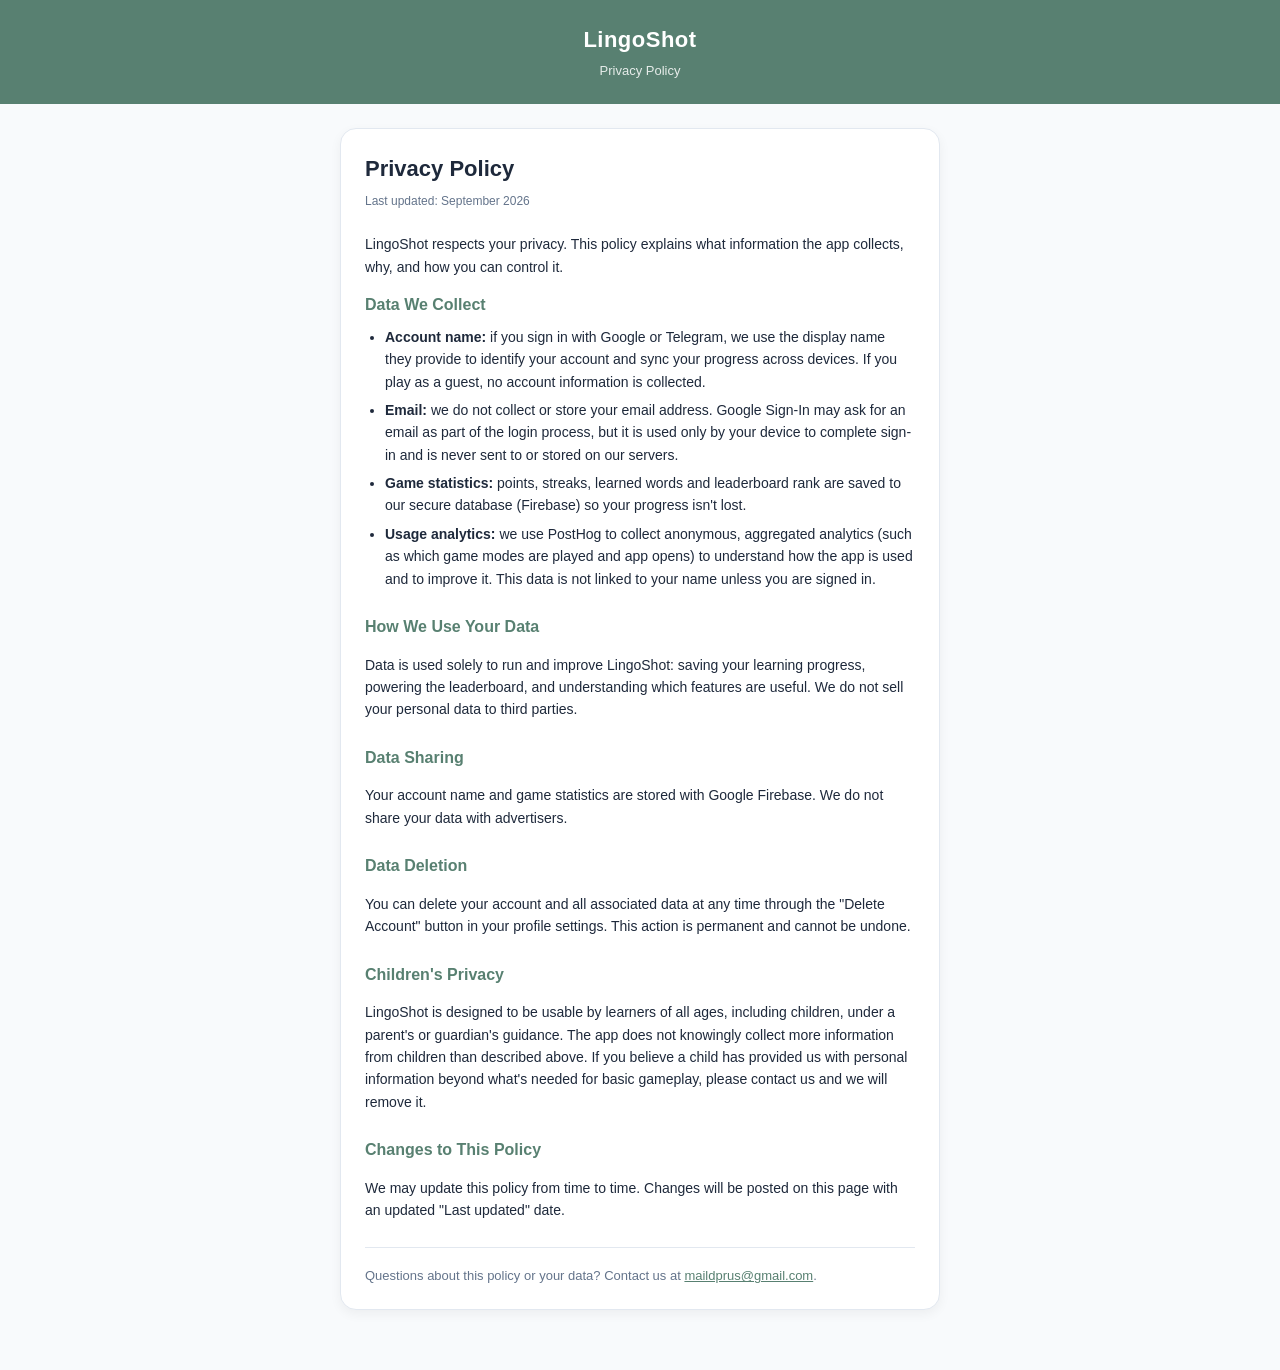
<file: privacy.html>
<!DOCTYPE html>
<html lang="en">
<head>
<meta charset="UTF-8">
<meta name="viewport" content="width=device-width, initial-scale=1">
<title>LingoShot — Privacy Policy</title>
<style>
  :root{
    --green:#39d866; --bg:#f8fafc; --card:#ffffff; --hdr:#588071;
    --text:#1e293b; --dim:#64748b; --border:#e2e8f0;
  }
  *{box-sizing:border-box;}
  body{
    margin:0; background:var(--bg); color:var(--text);
    font-family:'Exo','Segoe UI',Arial,sans-serif; line-height:1.6;
  }
  header{
    background:var(--hdr); color:#fff; padding:22px 20px; text-align:center;
  }
  header .logo{ font-weight:700; font-size:22px; letter-spacing:.5px; }
  header .sub{ font-size:13px; opacity:.85; margin-top:4px; }
  main{
    max-width:640px; margin:0 auto; padding:24px 20px 60px;
  }
  .card{
    background:var(--card); border:1px solid var(--border); border-radius:16px;
    padding:22px 24px; box-shadow:0 4px 12px rgba(0,0,0,.05);
  }
  h1{ font-size:22px; margin:0 0 6px; color:var(--text); }
  .updated{ font-size:12px; color:var(--dim); margin-bottom:22px; }
  h2{ font-size:16px; color:var(--hdr); margin:24px 0 8px; }
  h2:first-of-type{ margin-top:0; }
  p, li{ font-size:14px; color:var(--text); }
  ul{ padding-left:20px; margin:8px 0; }
  li{ margin-bottom:6px; }
  a{ color:var(--hdr); }
  .contact{ margin-top:26px; padding-top:18px; border-top:1px solid var(--border); font-size:13px; color:var(--dim); }
</style>
</head>
<body>

<header>
  <div class="logo">LingoShot</div>
  <div class="sub">Privacy Policy</div>
</header>

<main>
  <div class="card">
    <h1>Privacy Policy</h1>
    <div class="updated">Last updated: September 2026</div>

    <p>LingoShot respects your privacy. This policy explains what information the app collects, why, and how you can control it.</p>

    <h2>Data We Collect</h2>
    <ul>
      <li><b>Account name:</b> if you sign in with Google or Telegram, we use the display name they provide to identify your account and sync your progress across devices. If you play as a guest, no account information is collected.</li>
      <li><b>Email:</b> we do not collect or store your email address. Google Sign-In may ask for an email as part of the login process, but it is used only by your device to complete sign-in and is never sent to or stored on our servers.</li>
      <li><b>Game statistics:</b> points, streaks, learned words and leaderboard rank are saved to our secure database (Firebase) so your progress isn't lost.</li>
      <li><b>Usage analytics:</b> we use PostHog to collect anonymous, aggregated analytics (such as which game modes are played and app opens) to understand how the app is used and to improve it. This data is not linked to your name unless you are signed in.</li>
    </ul>

    <h2>How We Use Your Data</h2>
    <p>Data is used solely to run and improve LingoShot: saving your learning progress, powering the leaderboard, and understanding which features are useful. We do not sell your personal data to third parties.</p>

    <h2>Data Sharing</h2>
    <p>Your account name and game statistics are stored with Google Firebase. We do not share your data with advertisers.</p>

    <h2>Data Deletion</h2>
    <p>You can delete your account and all associated data at any time through the "Delete Account" button in your profile settings. This action is permanent and cannot be undone.</p>

    <h2>Children's Privacy</h2>
    <p>LingoShot is designed to be usable by learners of all ages, including children, under a parent's or guardian's guidance. The app does not knowingly collect more information from children than described above. If you believe a child has provided us with personal information beyond what's needed for basic gameplay, please contact us and we will remove it.</p>

    <h2>Changes to This Policy</h2>
    <p>We may update this policy from time to time. Changes will be posted on this page with an updated "Last updated" date.</p>

    <div class="contact">
      Questions about this policy or your data? Contact us at
      <a href="mailto:maildprus@gmail.com">maildprus@gmail.com</a>.
    </div>
  </div>
</main>

</body>
</html>
</file>
<file: all.css>
:root {
  --green: #39d866;
  --dark: #071a13;
  --red: #ff3030;
  --orange: #FF7502;

  /* Light Theme (Default for Pages) */
  --bg-app: #f8fafc;
  --bg-screen: #ffffff;
  --bg-hdr: #588071;
  --text-main: #1e293b;
  --text-dim: #64748b;
  --card-bg: #ffffff;
  --card-shadow: rgba(0,0,0,0.08);
  --border: #e2e8f0;
}

[data-theme='dark'] {
  --bg-app: #020807;
  --bg-screen: #07110f;
  --bg-hdr: #588071;
  --text-main: #f1f5f9;
  --text-dim: #94a3b8;
  --card-bg: #111d1a;
  --card-shadow: rgba(0,0,0,0.4);
  --border: #1f2937;
}

*{box-sizing:border-box;margin:0;padding:0; font-family: 'Exo', sans-serif; -webkit-tap-highlight-color:transparent;}
html, body { background: var(--bg-app); margin:0; padding:0; width:100%; height:100%; overflow:hidden; transition: background 0.3s; display: flex; justify-content: center; align-items: center; }
#app { width:100%; max-width:600px; height:100vh; height:100dvh; margin:0 auto; display:flex; flex-direction:column; background: var(--bg-screen); overflow:hidden; transition: background 0.3s; position: relative; box-shadow: 0 0 50px rgba(0,0,0,0.15); border-left: 1px solid var(--border); border-right: 1px solid var(--border); padding-top: env(safe-area-inset-top); }
.screen { display:none; flex-direction:column; height:100%; overflow:hidden; padding-bottom: 85px; background: var(--bg-screen); }
.screen.active { display:flex;}

/* No-Footer Screens */
#sl, #sg, #sbg, #sq, #st, #sa, #sph { padding-bottom: 0; }

/* UI Screens Styles */
.hdr { background: var(--bg-hdr); color:#fff; text-align:center; padding: 10px 50px; font-size:25px; font-weight:500; flex-shrink:0; position:relative; box-shadow: 0 10px 10px rgba(0,0,0,0.1); transition: background 0.3s; }
.hdr small {font-size:12px; opacity:.7; display:block; margin-top:1px; }
.hdr-back, .hdr-x, .psh-top, .hdr-theme { position:absolute; top:50%; transform:translateY(-50%); background:none;  border:1px solid rgba(255,255,255,.3); color:#fff; border-radius:6px; cursor:pointer; width:34px; height:34px; display:flex; align-items:center; justify-content:center; }
.hdr-back { left:10px; font-size:24px; }
.hdr-x { right:10px; font-size:20px; }
.hdr-theme { right:10px; font-size:18px; border-color:#fff; }
.hdr-theme button{border:1px solid #fff;}
.hdr-theme {width: 35px; height: 35px; background-color: transparent; background-image: url('icons/moon.svg'); background-repeat: no-repeat; background-position: center; background-size: 24px 24px; cursor: pointer;}

html[data-theme="dark"] .hdr-theme {
    background-image: url('icons/sun.svg');
}
.psh-pill { position:absolute; right:10px; top:50%; transform:translateY(-50%); background: rgba(255,255,255,0.2); padding: 4px 10px; border-radius: 8px; font-size: 13px; font-weight: 800; color: #fff; }

/* Dashboard Progress */
.dash-progress { padding: 15px 15px 5px; background: transparent; flex-shrink:0; }
.progress-card { background: var(--card-bg); border: 1px solid var(--border); border-radius: 20px; padding:10px 15px; box-shadow: 0 4px 12px var(--card-shadow); display: grid; grid-template-columns: 1fr 80px; margin-bottom:10px; align-items: center; }
.prog-info-side { display: flex; flex-direction: column; }
.prog-label { font-size: 11px; font-weight: 700; color: var(--text-dim); text-transform: uppercase; letter-spacing: 0.5px; }
.prog-level-row { display: flex; align-items: baseline; gap: 8px; margin-bottom: 4px; }
.prog-level-val { font-size: 24px; font-weight:600; color: var(--orange); }
.prog-xp-bar-bg { height: 4px; background: var(--border); border-radius: 4px; overflow: hidden; position: relative; margin-top: 4px; }
.prog-xp-fill { position: absolute; left: 0; top: 0; height: 100%; background: linear-gradient(90deg, var(--orange), #ff7e1e); border-radius: 4px; width: 0%; transition: width 0.5s ease-out; }
.prog-xp-text { font-size: 10px; font-weight: 600; color: var(--text-dim); margin-top: 4px; }

.prog-circle-side { position: relative; width: 80px; height: 80px; display: flex; align-items: center; justify-content: center; }
.prog-circle-svg { transform: rotate(-90deg); width: 80px; height: 80px; }
.prog-circle-bg { fill: none; stroke: var(--border); stroke-width: 4; }
.prog-circle-fill { fill: none; stroke: var(--green); stroke-width: 4; stroke-linecap: round; stroke-dasharray: 226; stroke-dashoffset: 226; transition: stroke-dashoffset 0.8s ease-out; }
.prog-percent-val { position: absolute; font-size: 16px; font-weight: 800; color:var(--green); }

.lang-list { flex:1; overflow-y:auto; padding:20px; display:flex; flex-direction:column;  }
.lang-card { display:flex; align-items:center; padding:16px; border:1px solid var(--border); border-radius:15px; margin-bottom:5px; cursor:pointer; background: var(--card-bg); box-shadow: 0 2px 8px var(--card-shadow); transition:transform 0.1s; }
.lang-card:active { transform:scale(0.98); background: var(--border); }
.lang-flag { width:50px; height:35px;  overflow:hidden; display:flex; align-items:center; margin-right:20px; color:var(--green);}
.lang-flag svg { width:100%; height:100%; }
.lang-name { font-size:16px; font-weight:600; color: var(--text-main); }
.lang-desc { font-size:12px; color: var(--text-dim); }

.tabs { display:flex; border-bottom:1px solid var(--border); flex-shrink:0; }
.tab { flex:1; padding:10px 8px; text-align:center; font-weight:600; font-size:14px; color: var(--text-dim); cursor:pointer; border-bottom:2px solid transparent; color:#588071;}
.tab.active { color: #FF7502; border-bottom-color: #FF7502; font-weight:800; }
.dict-list { flex:1; overflow-y:auto; padding:16px; display:flex; flex-direction:column; background: transparent; }
.dc { border:1px solid var(--border); border-radius:12px; margin-bottom:10px; padding:15px; cursor:pointer; background: var(--card-bg); transition: all 0.15s ease; box-shadow: 0 2px 8px var(--card-shadow); }
.dc.sel { border-color: var(--bg-hdr); border-width:2px; background: var(--bg-app); }
.dc-top { display:flex; align-items:center; margin-bottom:15px; }
.dc-icon { width:44px; height:44px; border-radius:10px; background-: var(--bg-hdr); display:flex; align-items:center; justify-content:center; color: var(--green); font-size:18px; flex-shrink:0; border:1px solid; }
.dc-info { flex:1; min-width:0; margin-left:12px; }
.dc-name { font-size:16px; color: var(--text-main); }
.dc-meta { font-size:12px; color: var(--text-dim); margin-top:2px; }
.dc-badge { font-size:9px; padding:2px 7px; border-radius:20px; font-weight:800; text-transform:uppercase; color: var(--bg-hdr); border: 1px solid var(--bg-hdr); }
.pbar-row { display:flex; align-items:center; gap:12px; }
.pbar-w { flex:1; height:4px; background: var(--border); border-radius:3px; overflow:hidden; }
.pbar-f { height:100%; background: var(--green); transition: width 0.5s; }
.dc-cnt { font-size:11px; color: var(--text-dim); font-weight: 600; white-space: nowrap; }

.mode-grid { display: flex; flex-direction: column; gap: 15px; padding:0 15px; flex: 1; justify-content: center; background:transparent; }
.mode-row { display: grid; gap: 15px; }
.mode-row-2 { grid-template-columns: 1fr 1fr 1fr; gap: 10px; }
.mode-row-3 { grid-template-columns: 1fr 1fr 1fr; gap: 10px; }
.mode-card { aspect-ratio: 1/1; background: var(--card-bg); border-radius: 25px; display: flex; flex-direction: column; align-items: center; justify-content: flex-start; cursor: pointer; transition: all 0.2s; box-shadow: 0 10px 15px var(--card-shadow); padding: 15px; border: 1px solid var(--border); }
.mode-card:active { transform: scale(0.95); border-color: #3b82f6; box-shadow: 0 0 15px rgba(59,130,246,0.3); }
.mode-icon { flex: 1; width: 100%; min-height: 0; display: flex; align-items: center; justify-content: center; font-size: 40px; text-align:center; overflow: hidden; }
.mode-icon svg { display:block; margin:0 auto; }
.mode-icon img, .mode-icon svg { max-width: 100%; max-height: 100%; }
.mode-name { color: var(--text-main); font-size: 13px; font-weight: 700; text-transform: uppercase; letter-spacing: 0.5px; text-align:center; }
/* Обе строки режимов — прямоугольные карточки, портретные (выше, чем шире), не квадрат и не "плоский"
   вариант по контенту. Соотношение сторон 4/5 (ширина/высота) — карточка заметно выше, чем шире.
   max-width/max-height и overflow:hidden на .mode-icon подстраховывают от наплыва иконки на подпись,
   если для какой-то иконки/экрана не хватит места. JS-синхронизация (syncModeCardHeights) оставлена
   как доп. подстраховка на случай разницы в рендере разных иконок. */
.mode-row-2 .mode-card, .mode-row-3 .mode-card { border-radius: 18px; padding: 15px 10px; aspect-ratio: 4/5; }
.mode-row-2 .mode-name, .mode-row-3 .mode-name { font-size: 10.5px; letter-spacing: 0.2px; }

/* Кнопка "Фразы" — отдельная строка на всю ширину под основной сеткой 3×2. */
.mode-row-full { grid-template-columns: 1fr; }
.mode-card-wide { aspect-ratio: unset; flex-direction: row; align-items: center; justify-content: flex-start; padding: 14px 18px; gap: 14px; }
.mode-card-wide .mode-icon { flex: 0 0 auto; width: 50px; height: 50px; font-size: 30px; }
.mode-card-wide .mode-name { font-size: 14px; text-align: left; }

.custom-area { flex:1; overflow:hidden; padding:5px 16px; display:none; flex-direction:column; }
.custom-area.on { display:flex; }
.search-box { flex-shrink:0; margin-bottom: 5px; }
.search-box input { width:100%; padding:10px 12px; border:1px solid var(--border); border-radius:10px; outline:none; background: var(--card-bg); color: var(--text-main); }
.cwl { flex:1; overflow-y:auto; border:1px solid var(--border); border-radius:10px; background: var(--bg-app); padding:4px; }
.cwi { display:flex; align-items:center; padding:10px 12px; font-size:14px; border-bottom:1px solid var(--border); cursor:pointer; gap:8px; }
.cwi input { width:18px; height:18px; margin-right:4px; accent-color:#1a3a5c; flex-shrink:0; }
.cwi-en { font-weight:600; color: var(--bg-hdr); flex:1; min-width:0; overflow:hidden; text-overflow:ellipsis; white-space:nowrap; }
.cwi-ru { flex:1; color: var(--text-dim); font-size:13px; }
.wcrow { padding:10px 16px 4px; display:flex; align-items:center; gap:12px; flex-shrink:0; border-top:1px solid var(--border); box-shadow:0 -5px 5px var(--card-shadow);	}
.wcrow label { font-size:13px; color: var(--text-main); font-weight:500; }
.wcrow input { flex:1; accent-color: var(--bg-hdr); margin: 0 10px;}
.wcv { font-size:14px; font-weight:700; color: var(--bg-hdr); min-width:28px; text-align:right; }
.btn-p { margin:5px 16px; padding:15px; background: var(--bg-hdr); color:#fff; border:none; border-radius:12px; font-size:15px; font-weight:600; cursor:pointer; flex-shrink:0; transition: all 0.2s; }
.btn-p:disabled { background: #e2e8f0 !important; color: #94a3b8 !important; cursor: not-allowed; box-shadow: none !important; }
.btn-s { padding:13px; background:transparent; color: var(--bg-hdr); border:1.5px solid var(--bg-hdr); border-radius:12px; font-size:14px; font-weight:600; cursor:pointer; width:100%; }
.prev-list { flex:1; overflow-y:auto; padding:16px; display:flex; flex-direction:column; gap:8px; }
.prow { display:flex; align-items:center; gap:12px; padding:12px 14px; border:1px solid var(--border); border-radius:12px; background: var(--card-bg); margin:0 12px; box-shadow: 0 2px 5px var(--card-shadow); }
.pdot { width:8px; height:8px; border-radius:50%; flex-shrink:0; }
.pen { font-weight:700; color: var(--text-main); flex:1; min-width:0; overflow:hidden; text-overflow:ellipsis; white-space:nowrap; }
.pru { flex:1; color: var(--text-dim); font-size:14px; }
.pbtn-ref { background:none; border:none; cursor:pointer; color: var(--text-dim); font-size:16px; padding:4px; display:flex; align-items:center; justify-content:center; transition:color .2s; }
.pbtn-ref:active { color: var(--bg-hdr); }
.pdot.new { background:#ccc; } .pdot.learned { background:#3b6d11; } .pdot.due-week { background:#ba7517; } .pdot.due-month { background:#854f0b; } .pdot.due-half { background:#a32d2d; }
.legend { padding:16px; display:flex; flex-wrap:wrap; gap:8px 16px; justify-content:center; border-top:1px solid var(--border); margin-top:auto; background: var(--bg-app); }
.li { display:flex; align-items:center; gap:6px; font-size:11px; color: var(--text-dim); font-weight: 500; }
.ld { width:7px; height:7px; border-radius:50%; }
.go-btn { margin:12px; padding:15px; background: var(--red); color:#fff; border:none; border-radius:12px; font-size:17px; font-weight:700; cursor:pointer; width:calc(100% - 24px); flex-shrink:0; letter-spacing:1px; box-shadow: 0 4px 10px rgba(255,48,48,0.3); }

/* Story & Popup Styles */
.story-card { border:1px solid var(--border); border-radius:12px; margin-bottom:12px; padding:16px; cursor:pointer; background: var(--card-bg); transition:border-color .15s; }
.story-card:active { background: var(--bg-app); border-color: var(--bg-hdr); }
.story-title { font-size:17px; font-weight:700; color: var(--bg-hdr); margin-bottom:6px; }
.story-preview { font-size:13px; color: var(--text-dim); line-height:1.4; display:-webkit-box; -webkit-line-clamp:2; -webkit-box-orient:vertical; overflow:hidden; }
.story-content { flex:1; overflow-y:auto; padding:20px; font-size:18px; color: var(--text-main); background: var(--card-bg); line-height: 1.6; }
.story-content h2 { color: var(--bg-hdr) !important; margin-bottom: 15px; font-size: 24px; line-height:27px; }
.story-content p { margin-bottom: 1em; }
.story-content span.w { cursor:pointer; padding: 0 2px; border-radius: 3px; transition: background 0.2s; }
.story-content span.w:active { background: #d4e8ff; }
.story-content span.w.sel { background: var(--green); color: #000; }
.story-content span.w.highlighted { background: #e2e8f0 !important; color: #000 !important; border-radius: 2px; }
[data-theme='dark'] .story-content span.w.highlighted { background: #334155 !important; color: #fff !important; }

.word-popup { position: fixed; bottom: 0; left: 50%; width: 100%; max-width: 420px; background: var(--card-bg); border-top: 2px solid var(--bg-hdr); padding: 18px 22px; box-shadow: 0 -8px 30px rgba(0,0,0,0.25); transform: translate(-50%, 100%); transition: transform 0.3s cubic-bezier(0.4, 0, 0.2, 1); z-index: 1000; display: flex; align-items: center; gap: 15px; border-radius: 20px 20px 0 0; }
.word-popup.on { transform: translate(-50%, 0); }
.wp-info { flex:1; text-align: left; }
.wp-en { font-size: 22px; font-weight: 800; color: var(--bg-hdr); }
.wp-tr { font-size: 14px; color: var(--text-dim); margin: 2px 0; font-family: monospace; }
.wp-ru { font-size: 17px; color: var(--text-main); font-weight: 600; }
.wp-btn { background: var(--bg-hdr); color: #fff; border: none; border-radius: 12px; padding: 12px 18px; font-size: 14px; font-weight: 700; cursor: pointer; box-shadow: 0 4px 10px var(--card-shadow); white-space: nowrap; }
.wp-btn:active { transform: scale(0.95); }

/* --- GAMES (FIXED DARK DESIGN) --- */
#sg, #sq, #sbg, #sws, #smp, #sph { background:linear-gradient(#061b16,#03100d); }
#sg .top, #sq .top, #sbg .top, #sws .top, #smp .top, #sph .top { min-height:60px; background:var(--bg-hdr); display:grid; grid-template-columns:1fr 1.3fr 1fr 44px; align-items:center; padding:5px 10px; gap:8px; font-weight:700; flex-shrink:0; color:#fff; }
#sg .stat, #sq .stat, #sbg .stat, #sws .stat, #smp .stat, #sph .stat { margin:0 auto; text-align:center; }
#sg .stat small, #sq .stat small, #sbg .stat small, #sws .stat small, #smp .stat small, #sph .stat small { display:block; color:#b8c0c5; font-size:10px; }
#sg .stat b, #sq .stat b, #sbg .stat b, #sws .stat b, #smp .stat b, #sph .stat b { color:var(--green); font-size:20px; display:block;}
#sg .stat b img{display:block; margin:0 auto;}
#sg .center, #sq .center, #sbg .center, #sws .center, #smp .center, #sph .center { text-align:center; }
#sg .bar, #sq .bar, #sbg .bar, #sws .bar, #smp .bar, #sph .bar { height:6px; background:#25353b; border-radius:9px; margin-top:6px; overflow:hidden; position:relative; }
#sg .bar span, #sq .bar span, #sbg .bar span, #sws .bar span, #smp .bar span, #sph .bar span { display:block; height:100%; background:var(--orange); transition:width 0.1s linear; }
#sg .close, #sq .close, #sbg .close, #sws .close, #smp .close, #sph .close { width:34px; height:34px; border:1px solid rgba(255,255,255,.3); border-radius:8px; display:grid; place-items:center; font-size:24px; cursor:pointer; color:#fff; background:none; }
#sws .stat b.pulse { animation:wsScorePulse .4s ease; }
@keyframes wsScorePulse { 0%{transform:scale(1);} 40%{transform:scale(1.25);} 100%{transform:scale(1);} }

/* --- WORD SEARCH (#sws) --- */
/* Баблы центрируются и раскладываются по рядам: JS считает --ws-cols (3–4 в ряд,
   см. wsBubbleCols) так, чтобы ряды получались ровными — 5 слов это 3+2, а не 4+1. */
.ws-bubbles { display:flex; flex-wrap:wrap; justify-content:center; gap:8px; padding:10px 14px; flex-shrink:0; overflow-y:auto; max-height:190px; }
/* Бабл-"монетка": фиксированная высота и ширина по колонкам (--ws-cols), поэтому
   при перевороте бабл никогда не расширяется и не наезжает на соседей/табло. */
.ws-bubble { position:relative; height:38px; box-sizing:border-box; cursor:pointer; perspective:600px; flex:0 0 calc((100% - (var(--ws-cols, 4) - 1) * 8px) / var(--ws-cols, 4)); }
.ws-bubble-inner { position:relative; width:100%; height:100%; transition:transform .5s cubic-bezier(.3,.2,.2,1); transform-style:preserve-3d; }
.ws-bubble.peeked .ws-bubble-inner { transform:rotateY(180deg); }
.ws-b-face { position:absolute; inset:0; display:flex; align-items:center; justify-content:center; overflow:hidden; box-sizing:border-box; padding:0 10px; border-radius:20px; border:1.5px solid #1f3b32; background:#0d211b; font-size:13px; font-weight:700; color:#fff; white-space:nowrap; text-overflow:ellipsis; backface-visibility:hidden; -webkit-backface-visibility:hidden; transition:border-color .15s,background .15s; }
.ws-b-back { transform:rotateY(180deg); border-color:var(--orange); background:rgba(255,117,2,.12); color:var(--orange); font-family:'Noto Sans',sans-serif; font-weight:600; font-size:12px; }
.ws-bubble.done { opacity:.4; pointer-events:none; }
.ws-bubble.done::after { content:''; position:absolute; left:10px; right:10px; top:50%; height:2px; background:var(--text-dim); z-index:2; }
/* Значок "?" в углу — подсказка, что бабл кликабельный (можно подсмотреть перевод).
   Сидит вне .ws-bubble-inner (который крутится при перевороте), поэтому сам
   не переворачивается и просто исчезает, когда слово уже открыто/угадано. */
.ws-b-hint { position:absolute; top:3px; right:-3px; width:15px; height:15px; border:1px solid #fff; border-radius:50%; background:#1f3b32; color:#fff; font-size:10px; font-weight:800; line-height:1; display:flex; align-items:center; justify-content:center; box-shadow:0 1px 4px rgba(0,0,0,.5); pointer-events:none; z-index:3; }
.ws-bubble.peeked .ws-b-hint, .ws-bubble.done .ws-b-hint { display:none; }
.ws-gridwrap { flex:1; display:flex; align-items:center; justify-content:center; padding:6px 14px 18px; touch-action:none; position:relative; overflow:hidden; background-image:linear-gradient(rgba(57,216,102,.06) 0px,transparent 1px),linear-gradient(90deg,rgba(57,216,102,.06) 0px,transparent 1px),radial-gradient(circle at center,#0b381d,#04110e 90%); background-size:38px 38px,38px 38px,100% 100%; overflow:hidden; }
.ws-grid { display:grid; gap:3px; width:100%; max-width:380px; }
.ws-cell { display:flex; align-items:center; justify-content:center; border-radius:6px; background:#285041; border:1px solid #1f3b32; color:#fff; font-weight:700; font-size:14px; aspect-ratio:1/1; -webkit-user-select:none; user-select:none; }
.ws-cell.sel { background:var(--bg-hdr); color:#fff; }
.ws-cell.found { background:var(--green); color:#04270f; border-color:var(--green); }
.ws-cell.bad { background:var(--red); color:#fff; }
.ws-toast { position:absolute; left:50%; top:6px; transform:translate(-50%,10px); background:var(--green); color:#04270f; font-weight:800; font-size:13px; padding:4px 12px; border-radius:20px; pointer-events:none; opacity:0; z-index:40; animation:wsPtsFloat .9s ease forwards; }
.ws-toast.low { background:var(--orange); }
@keyframes wsPtsFloat { 0%{opacity:0; transform:translate(-50%,10px);} 15%{opacity:1; transform:translate(-50%,0);} 80%{opacity:1;} 100%{opacity:0; transform:translate(-50%,-22px);} }

/* --- MATCH PAIRS (#smp) --- */
/* Два столбца баблов (слово / перевод). FLIP-анимация сдвига и появление новых
   баблов делается в JS (mpRenderAll/mpApplyFlip), здесь только визуал бабла. */
.mp-board { flex:1; display:flex; gap:10px; padding:10px 12px 16px; overflow:hidden; position:relative; }
.mp-col { flex:1; display:flex; flex-direction:column; gap:8px; overflow:hidden; }
.mp-board.stopped .mp-col { display:none; }
/* Оверлей "раунд остановлен" — MP_STOP_THRESHOLD (3) неверных попыток подряд за весь раунд
   останавливают игру, все ещё не найденные пары уходят в MP.problemWords, и вместо колонок
   игрок видит предложение доучить их в Тире (см. mpStopRound()/mpUpdateReviewBtn() в functions.js). */
.mp-stop-overlay { display:none; flex-direction:column; align-items:center; justify-content:center; gap:8px; text-align:center; padding:24px; position:absolute; inset:0; }
.mp-board.stopped .mp-stop-overlay { display:flex; }
.mp-stop-icon { font-size:38px; line-height:1; }
.mp-stop-title { font-size:18px; font-weight:800; color:#fff; }
.mp-stop-sub { font-size:13.5px; color:var(--text-dim); max-width:280px; line-height:1.45; }
.mp-review-btn { margin-top:8px; width:100%; max-width:280px; padding:13px; font-size:14.5px; border-radius:14px; box-shadow:0 4px 14px rgba(255,48,48,.4); }
.mp-bubble { background:#0d211b; border:1.5px solid #1f3b32; border-radius:14px; padding:11px 8px; text-align:center; font-size:13.5px; font-weight:700; color:#fff; cursor:pointer; -webkit-user-select:none; user-select:none; transition:border-color .15s, opacity .25s, background .15s, transform .15s; word-break:break-word; }
.mp-bubble.en { color:var(--orange); font-family:'Noto Sans',sans-serif; font-weight:600; }
.mp-bubble.enter { opacity:0; transform:translateY(-30px); animation:mpBubbleIn .38s cubic-bezier(.34,1.35,.64,1) forwards; }
@keyframes mpBubbleIn { to { opacity:1; transform:translateY(0); } }
.mp-bubble:active { transform:scale(0.96); }
.mp-bubble.sel { border-color:var(--green); background:rgba(57,216,102,.16); box-shadow:0 0 0 2px rgba(57,216,102,.25); }
.mp-bubble.correct { border-color:var(--green); background:rgba(57,216,102,.25); transform:scale(1.05); opacity:0; pointer-events:none; }
.mp-bubble.wrong { animation:mpShake .4s; border-color:var(--red); background:rgba(255,48,48,.16); }
@keyframes mpShake { 0%,100%{transform:translateX(0);} 20%{transform:translateX(-6px);} 40%{transform:translateX(6px);} 60%{transform:translateX(-4px);} 80%{transform:translateX(4px);} }

.word, .idiom-banner { margin:8px 14px 4px; border:1px solid #1bc35b; border-radius:11px; min-height:90px; background:#050909; display:flex; flex-direction:column; align-items:center; justify-content:center; box-shadow:0 0 10px #063 inset,0 0 8px #0a3; flex-shrink:0; text-align:center; padding:12px; }
.word small, .idiom-banner small { color:var(--green); letter-spacing:1px; font-size:12px; margin-bottom:4px; text-transform:uppercase; }
.idiom-q-row { display: flex; align-items: center; justify-content: center; gap: 8px; margin-bottom: 4px; }
.idiom-q-row small { margin-bottom: 0; }
.idiom-sound-btn { background: none; border: 1px solid rgba(57, 216, 102, 0.4); border-radius: 50%; width: 26px; height: 26px; display: flex; align-items: center; justify-content: center; cursor: pointer; padding: 0; transition: transform 0.15s, background-color 0.15s; }
.idiom-sound-btn:active { transform: scale(0.9); background-color: rgba(57, 216, 102, 0.25); }
.idiom-sound-btn img { display: block; }
.word h1, .idiom-banner h1 { margin:0; font-size:24px; color:#fff; line-height:1.2; }

.quiz-area { flex:1; display:flex; flex-direction:column; justify-content:center; padding:10px 14px; gap:10px; overflow-y:auto; background-image:linear-gradient(rgba(57,216,102,.06) 0px,transparent 1px),linear-gradient(90deg,rgba(57,216,102,.06) 0px,transparent 1px),radial-gradient(circle at center,#0b381d,#04110e 90%); background-size:38px 38px,38px 38px,100% 100%; }
.ans-btn { width:100%; padding:14px; border:1px solid #2d7444; border-radius:10px; background:#0d321f; color:var(--green); font-size:15px; font-weight:600; text-align:left; cursor:pointer; transition:all .15s; }
.ans-btn:active { background:#154a2b; }
.ans-btn.correct { background:var(--green); border-color:var(--green); color:#04120a; }
.ans-btn.wrong { background:var(--red); border-color:var(--red); color:#fff; }
.ans-btn.dim { opacity:.45; }

.lifelines { display: grid; grid-template-columns: repeat(3, 1fr); gap: 10px; margin: 5px 14px; position:relative; }
.life-btn { background: #071a13; border: 1px solid #113d29; border-radius: 8px; padding: 8px 5px; color: var(--green); font-size: 10px; font-weight: 700; text-align: center; cursor: pointer; transition: all 0.2s; position: relative; }
.life-btn.used { filter: grayscale(1); }
.life-icon { font-size: 16px; margin-bottom: 2px; display: block; }
.life-tip { position: absolute; top: 100%; left: 50%; transform: translateX(-50%); background: var(--orange); color: #000; padding: 8px 12px; border-radius: 10px; font-size: 12px; width: 160px; margin-top: 10px; box-shadow: 0 4px 15px rgba(0,0,0,0.3); z-index: 100; display: none; line-height:1.3; }
.life-tip::after { content: ""; position: absolute; bottom: 100%; left: 50%; margin-left: -5px; border-width: 5px; border-style: solid; border-color: transparent transparent var(--orange) transparent; }

.next-btn { width:100%; padding:14px; border:none; border-radius:10px; background:var(--green); color:#04120a; font-size:15px; font-weight:700; cursor:pointer; visibility:hidden; }
.next-btn.show { visibility:visible; }

/* Tir Arena & Controls */
.range { position:relative; flex:1; min-height:230px; margin:0; border-top:1px solid #113d29; border-bottom:1px solid #113d29; background-image:linear-gradient(rgba(57,216,102,.06) 1px,transparent 1px),linear-gradient(90deg,rgba(57,216,102,.06) 1px,transparent 1px),radial-gradient(circle at center,#0b281d,#04110e 70%); background-size:38px 38px,38px 38px,100% 100%; overflow:hidden; }
.rail { position:absolute; top:18px; left:0; right:0; height:45px; background:linear-gradient(#101615,#2b3230 20%,#0b0e0d 45%,#3c4541 52%,#070908 80%,#1c2422); border-top:1px solid #66716b; border-bottom:1px solid #050606; box-shadow:0 4px 12px #000; }
.rail:after { content:""; position:absolute; left:0; right:0; top:24px; border-top:2px dashed #d89023; opacity:.8; }
.moving-unit { position:absolute; top:8px; left:0; width:100px; height:200px; transform-origin:top center; pointer-events:none; transform: translateX(-400px); }
.carriage { position:absolute; top:0; left:12px; width:76px; height:50px; border-radius:8px; background:linear-gradient(#303b39,#111615); border:1px solid #50625d; box-shadow:0 5px 10px #000; }
.arm { position:absolute; top:48px; left:44px; width:12px; height:60px; background:linear-gradient(90deg,#101513,#61716a,#131816); border-radius:4px; box-shadow:0 4px 8px #000; }
.target { position:absolute; top:105px; left:0; width:100px; height:100px; border-radius:50%; background:radial-gradient(circle,#111 0 5px,#ffdf35 6px 12px,#e62727 13px 28px,#1686d8 29px 40px,#111 41px 55px,#fff 56px 65px,#111 66px); box-shadow:0 0 10px rgba(0,0,0,0.5); }
.sight { position:absolute; top:0; left:0; width:100%; height:100%; pointer-events:none; border:2px solid var(--red); border-radius:50%; box-shadow:0 0 10px var(--red); display:block; }
.sight:before { content:""; position:absolute; background:var(--red); left:50%; top:0; transform:translateX(-50%); width:2px; height:100%; }
.sight:after { content:""; position:absolute; background:var(--red); left:0; top:50%; transform:translateY(-50%); width:100%; height:2px; }
.sight-dot { position:absolute; left:50%; top:50%; width:8px; height:8px; background:var(--green); border-radius:50%; transform:translate(-50%, -50%); box-shadow:0 0 10px var(--green); border:1px solid #fff; z-index:5; }

.controls { background:linear-gradient(#082016,#03100d); padding:8px 6px 22px; flex-shrink:0; }
.input-row { display:grid; grid-template-columns:1fr 54px 78px; gap:7px; margin-bottom:8px; padding:0 4px; }
.typedbox { height:58px; border:1px solid #25884b; border-radius:8px; background:#06120e; color:var(--green); display:flex; align-items:center; justify-content:center; font-size:28px; font-weight:600; font-family:monospace; letter-spacing:1px; position:relative; overflow:hidden; white-space:nowrap; padding:0 10px; cursor: text; }
.cursor { display: inline-block; width: 2px; height: 30px; background: var(--green); margin: 0 1px; animation: cursor-blink 0.8s infinite; vertical-align: middle; flex-shrink: 0; }
@keyframes cursor-blink { 0%, 100% { opacity: 1; } 50% { opacity: 0; } }
.typedbox span[data-idx] { cursor: pointer; padding: 0 1px; }
.btn-main { border-radius:8px; border:1px solid #2d7444; background:#0d321f; color:var(--green); font-weight:700; cursor:pointer; }
.btn-del-main { font-size:24px; }
.btn-del-main.btn-disabled { opacity: 0.35; pointer-events: none; }
.btn-load { background:#2e7d32; color:#fff; border:2px solid #fff; font-size:14px; }
.btn-fire { background:#d8342d; color:#fff; border:2px solid #fff; font-size:14px; }

/* Keyboard TIR Styles */
.kbd { display:flex; flex-direction:column; gap:6px; padding:0 4px; }
.kr { display:flex; justify-content:center; gap:3px; }
.kk { width:37px; height:37px; border:1px solid #2f7844; border-radius:6px; background:#10351f; color:var(--green); font-size:18px; font-weight:700; cursor:pointer; display:flex; align-items:center; justify-content:center; }
.kk:active { background:var(--green); color:#000; }
.kspace { height:42px; width:220px; border:1px solid #2f7844; border-radius:6px; background:#10351f; color:var(--green); font-size:12px; font-weight:700; cursor:pointer; }

/* Pattern Sub-Header */
.p-sub-hdr { padding: 0 16px; display: flex; flex-direction: column; background: var(--bg-hdr); box-shadow: 0 5px 10px rgba(0,0,0,0.1); }
.psh-progress { height: 3px; background: rgba(255,255,255,0.2); border-radius: 2px; overflow: hidden; margin: 0 0 10px; }
.psh-fill { height: 100%; background: #fff; width: 0%; transition: width 0.3s; }

/* Morph Bubbl INTRO CARDS */
#sb { background: var(--bg-app); }
.spc-stage { flex: 1; position: relative; display: flex; align-items: center; padding: 10px 50px; background: transparent; min-height: 0; }
.card-viewport { width: 100%; overflow: hidden; height: 100%; display: flex; flex-direction: column; }
.p-card { background: var(--card-bg); border: 1px solid var(--border); border-radius: 22px; box-shadow: 0 4px 15px var(--card-shadow); padding: 22px; touch-action: pan-y; width: 100%; flex: 1; display: flex; flex-direction: column; color: var(--text-main); overflow-y: auto; transition: all 0.3s; }
.p-tag-row { display: flex; justify-content: space-between; align-items: center; margin-bottom: 8px; }
.p-morph-tag { font-size: 14px; font-weight: 700; color:var(--green); text-transform: uppercase; letter-spacing: 0.05em; }
.p-cefr { font-size: 10px; font-weight: 800; color: #fff; border:1px solid var(--green); padding: 2px 10px; border-radius: 8px; display:none;}
.p-equation { font-size: 20px; font-weight: 700; line-height: 1.2; margin-bottom: 8px; display: flex; flex-wrap: wrap; align-items: baseline; gap: 4px; color: var(--text-main); }
.p-base { color: var(--text-dim); }
.p-morph { color: var(--orange); }
.p-result { color: var(--text-main); }
.p-meta-row { display: flex; gap: 8px; align-items: center; font-size: 12px; color: var(--text-dim); margin-bottom: 8px; }
.p-pos-chip { border: 1px solid var(--border); padding: 2px 8px; border-radius: 8px; color: var(--text-main); background: var(--bg-app); font-weight: 600; }
.p-question { color: var(--orange); font-weight: 800; }
.p-meaning { font-size: 14px; color: var(--text-main); margin-bottom: 10px; line-height: 1.5; font-style: italic; opacity: 0.9; }
.p-examples { border-top: 1px solid var(--border); padding-top: 15px; margin-top: auto; }
.p-examples-label { font-size: 10px; color: var(--text-dim); text-transform: uppercase; margin-bottom: 12px; font-weight: 800; letter-spacing: 1px; }
.p-ex-grid { display: grid; grid-template-columns: 0.7fr 24px 1fr; gap: 10px; align-items: center; }
.p-ex-word .w { font-size: 15px; font-weight: 700; color: var(--text-main); }
.p-ex-word.is-base .w { color: var(--text-dim); font-weight: 500; }
.p-ex-word .tr { font-size: 11px; color: var(--text-dim); margin-top: 2px; }
.p-ex-arrow { color: var(--orange); font-size: 14px; text-align: center; font-weight: 900; }

.arrow-btn { position: absolute; top: 50%; transform: translateY(-50%); width: 42px; height: 42px; border-radius: 50%; border: 1px solid var(--border); background: var(--card-bg); box-shadow: 0 4px 10px var(--card-shadow); color: var(--orange); font-size: 22px; display: flex; align-items: center; justify-content: center; cursor: pointer; z-index: 10; transition: all 0.2s; }
.arrow-btn:active { transform: translateY(-50%) scale(0.9); }
.arrow-btn.left { left: 8px; }
.arrow-btn.right { right: 8px; }
.arrow-btn:disabled { opacity: 0.3; }

.p-setup { padding: 5px 20px 5px; background-: var(--card-bg); border-top: 1px solid var(--border); box-shadow: 0 -5px 15px var(--card-shadow); }
.p-slider-row { display: flex; align-items: center; justify-content: space-between; margin-bottom: 5px; }
.p-start-btn { width: 100%; border: none; background: var(--bg-hdr); color: #fff; font-size: 15px; font-weight: 700; padding: 15px; border-radius: 14px; cursor: pointer; box-shadow: 0 4px 12px rgba(0,0,0,0.2); }

/* Morph Bubbl GAME (sbg) */
#sbg { transition: background 0.25s ease; }
#sbg.flash-green { background: #12351f; }
#sbg.flash-red { background: #3a1414; }
.sbg-sentence-wrap { flex: 1; display: flex; align-items: center; padding: 0 26px; }
.sbg-sentence { font-size: 22px; line-height: 1.6; color: #d7e8de; text-align: center; width: 100%; }
/* Оборачиваем корень слова и его окончание в один span (sbg-word) в JS —
   этот span не должен переноситься по строкам, иначе в узком экране "poison"
   и "ous" могут оказаться на разных строках и выглядеть как два разных слова. */
.sbg-sentence .sbg-word { white-space: nowrap; }
.sbg-sentence .gap { display: inline-block; min-width: 30px; padding: 0; border-bottom: 2px dashed #2f6b4c; color: #6f9a85; }
.sbg-sentence .gap.filled { border-bottom: 2px solid #4dffa0; font-weight: 600; color: #4dffa0; }
.sbg-sentence .gap.filled.wrong-fill { border-bottom-color: #ff5c5c; color: #ffb238; }
.sbg-translation { text-align: center; font-size: 14px; color: #6f9a85; padding: 0 26px 20px; min-height: 24px; }
.sbg-tray { display: flex; flex-wrap: wrap; justify-content: center; gap: 12px; min-height-: 100px; background-: rgba(0,0,0,0.2); }
.sbg-bubble { touch-action: none; background: #0c2118; border: 1px solid #2f6b4c; color: #ffb238; font-size: 16px; font-weight: 600; padding: 12px 20px; border-radius: 25px; cursor: pointer; transition: transform .08s ease, background .15s ease; }
.sbg-bubble:active { transform: scale(0.94); }
.sbg-bubble.picked { transform: scale(1.06); box-shadow: 0 0 12px rgba(56,189,110,.6); }
.sbg-bubble.dragging { position: fixed; z-index: 1000; box-shadow: 0 10px 25px rgba(0,0,0,0.5); cursor: grabbing; }
.sbg-bubble.used { visibility: hidden; }
.bubble-sound-btn {
  display: inline-flex;
  align-items: center;
  justify-content: center;
  background: none;
  border: 1px solid rgba(77, 255, 160, 0.4);
  border-radius: 50%;
  width: 26px;
  height: 26px;
  cursor: pointer;
  padding: 0;
  margin-left: 8px;
  vertical-align: middle;
  transition: transform 0.15s, background-color 0.15s;
}
.bubble-sound-btn:active {
  transform: scale(0.9);
  background-color: rgba(77, 255, 160, 0.25);
}
.bubble-sound-btn img { display: block; }
.sbg-bottom { padding: 15px 20px 40px; }
.sbg-next-btn { width: 100%; border: none; background: #1f4a34; color: #6f9a85; font-size: 16px; font-weight: 700; padding: 16px; border-radius: 14px; }
.sbg-next-btn.active { background: #4dffa0; color: #05130c; cursor: pointer; }

/* Results Screen */
.res-body { display-:flex; flex-direction-:column; align-items:center; gap:12px; padding:18px; flex:1; overflow-y:auto; }
.r-title { font-size:22px; font-weight:800; color: var(--text-main); margin-bottom: 5px; }
.r-score { font-size:48px; font-weight:800; color: var(--bg-hdr); line-height:1; margin: 10px 0; }
.rgrid { display:grid; grid-template-columns:1fr 1fr; gap:10px; width:100%; margin-bottom: 10px; }
.rcard { background: var(--card-bg); border: 1px solid var(--border); border-radius:15px; padding:15px; text-align:center; box-shadow: 0 4px 8px var(--card-shadow); }
.rcard .v { font-size:24px; font-weight:800; color: var(--text-main); }
.rcard .l { font-size:11px; color: var(--text-dim); text-transform: uppercase; font-weight: 700; margin-top: 4px; }
.rmist { width:100%; border:1px solid var(--border); border-radius:12px; padding:15px; background: var(--card-bg); margin-bottom: 20px; }
.slbl { font-size:11px; color: var(--text-dim); margin-bottom:10px; font-weight:800; text-transform: uppercase; letter-spacing: 1px; }
.mrow { display:grid; grid-template-columns:1fr 1fr 1fr; gap:8px; font-size:13px; padding:10px 0; border-bottom:1px solid var(--border); color: var(--text-main); align-items:center; }
.mrow:last-child { border-bottom: none; }
.mrow .mwrong { color: var(--red); font-weight: 700; }
.mrow .mright { color: var(--green); font-weight:700; }
.ract { display:flex; flex-direction:column; gap:10px; width:100%; padding:20px; background: var(--bg-app); border-top:1px solid var(--border); flex-shrink: 0; }

/* Ad Screen Styles */
.ad-screen { background: #000 !important; color: #fff; position: absolute; top: 0; left: 0; width: 100%; height: 100%; z-index: 2000; display: none; flex-direction: column; align-items: center; justify-content: center; }
.ad-screen.active { display: flex !important; }
.ad-timer-wrap { position: absolute; top: 30px; right: 30px; width: 50px; height: 50px; border: 3px solid var(--orange); border-radius: 50%; display: flex; flex-direction: column; align-items: center; justify-content: center; background: rgba(0,0,0,0.6); }
#ad-timer { font-size: 20px; font-weight: 900; color: var(--orange); line-height: 1; }
.ad-timer-label { font-size: 8px; font-weight: 800; color: var(--orange); text-transform: uppercase; margin-top: 2px; }
.ad-content { width: 90%; max-width: 360px; background: #0c0f0e; border: 1px solid #1a1e1d; border-radius: 32px; padding: 30px 20px; text-align: center; box-shadow: 0 30px 60px rgba(0,0,0,0.9); }
.ad-label { font-size: 10px; font-weight: 800; color: #444; letter-spacing: 3px; margin-bottom: 15px; text-transform: uppercase; }
.ad-banner-box { width: 100%; aspect-ratio: 16/9; background: #000; border-radius: 18px; margin-bottom: 20px; overflow: hidden; display: flex; align-items: center; justify-content: center; border: 1px solid #1a1a1a; }
.ad-img-main { width: 100%; height: 100%; object-fit: cover; }
.ad-title { font-size: 22px; font-weight: 800; margin-bottom: 10px; color: #fff; letter-spacing: -0.5px; }
.ad-desc { font-size: 14px; color: #888; line-height: 1.5; margin-bottom: 25px; padding: 0 10px; }
.gp-link { display: inline-block; transition: transform 0.2s; }
.gp-link:active { transform: scale(0.95); }
.gp-btn-img { height: 50px; display: block; }
.lb-list { flex:1; overflow-y:auto; background: var(--card-bg); }
.lb-row { display:grid; grid-template-columns:40px 1fr 80px; align-items:center; padding:12px 10px; border-bottom:1px solid var(--border); font-size:13px; }
.lb-row.me { background: #fffbeb; border-left: 3px solid #d4af37; }
[data-theme='dark'] .lb-row.me { background: #2d2605; }
.lb-rank { font-weight:800; color: var(--text-dim); text-align:center; }
.lb-name { font-weight:600; color: var(--text-main); overflow:hidden; text-overflow:ellipsis; white-space:nowrap; padding-right:5px; }
.lb-pts { font-weight:800; color: var(--bg-hdr); text-align:right; }
/* Auth Component Styling */
.auth-component { width:100%; padding:20px; background: var(--card-bg); border: 1px solid var(--border); border-radius:20px; margin:15px 0; display:flex; flex-direction:column; gap:12px; box-shadow: 0 4px 12px var(--card-shadow); }
.ac-top { display: flex; align-items: center; gap: 12px; border-bottom: 1px solid var(--border); padding-bottom: 15px; }
.ac-avatar { width: 50px; height: 50px; border-radius: 50%; background: var(--bg-app); border: 1px solid var(--border); }
.ac-info { flex: 1; min-width: 0; }
.ac-name { font-size: 18px; font-weight: 800; color: var(--text-main); }
.ac-sub { font-size: 11px; color: var(--orange); }
.ac-btn-login { padding: 8px 18px; background: #3b82f6; color: #fff; border: none; border-radius: 10px; font-weight: 700; font-size: 13px; cursor: pointer; }
#main-auth-box div div div div{color:var(--orange)!important;}
.ac-balance-row { display: flex; align-items: center; justify-content: space-between; padding-top: 5px; }
.ac-bal-item { display: flex; align-items: center; gap: 8px; font-size: 14px; font-weight: 700; color: var(--text-main); }
.ac-btn-redeem { padding: 8px 14px; background: #1f4a34; color: #4dffa0; border: 1px solid #2f6b4c; border-radius: 10px; font-size: 11px; font-weight: 800; cursor: pointer; text-transform: uppercase; }
.ac-warn { padding: 8px 12px; background: #fff5f5; border: 1px solid #feb2b2; border-radius: 8px; color: #c53030; font-size: 11px; font-weight: 600; display: flex; align-items: center; gap: 6px; }
[data-theme='dark'] .ac-warn { background: #2d0000; border-color: #740000; color: #feb2b2; }

/* Leaderboard Tabs */
.lb-tabs { display: flex; background: var(--bg-app); border-bottom: 1px solid var(--border); border-radius: 15px 15px 0 0; overflow: hidden; }
.lb-tab { flex: 1; padding: 14px; text-align: center; font-size: 12px; font-weight: 800; color: var(--text-dim); cursor: pointer; transition: all 0.2s; letter-spacing: 1px; opacity: 0.6; }
.lb-tab.active { background: var(--card-bg); color: var(--orange); border-bottom: 3px solid var(--orange); opacity: 1; }

.lb-list { flex: 1; overflow-y: auto; background: var(--card-bg); border: 1px solid var(--border); border-top: none; border-radius: 0 0 15px 15px; min-height: 200px; }

/* Common UI */
#nav-footer { position: fixed; bottom: 10px; left: 50%; transform: translateX(-50%); width: 90%; max-width: 380px; height: 70px; background: var(--card-bg); border-radius: 40px; display: none; align-items: center; justify-content: space-around; box-shadow: 0 15px 35px var(--card-shadow); z-index: 900; border: 1px solid var(--border); padding: 0 10px; transition: background 0.3s; }
.nav-item { flex: 1; height: 100%; display: flex; flex-direction: column; align-items: center; justify-content: center; cursor: pointer; position: relative; gap: 4px; }
.nav-item svg { width: 28px; height: 28px; fill: var(--text-dim); transition: all 0.3s; }
.nav-item.active svg { fill: var(--green); transform: translateY(-2px); }
.nav-item.active::after { content: ""; position: absolute; bottom: 12px; left: 50%; transform: translateX(-50%); width: 16px; height: 3px; background: var(--green); border-radius: 2px; }
.ipa, .wp-tr {font-family: 'Noto Sans', 'Segoe UI', Arial, sans-serif;}

/* Всплывающая подсказка-тост (см. showHintToast в functions.js). Добавляется прямо
   в <body>, а не внутрь #app, поэтому нужна собственная стилизация с position:fixed —
   иначе без неё она наследует flex-центрирование <body> и "убегает" за пределы
   рамки приложения, отображаясь как неоформленный текст сбоку. */
.hint-toast {
  position: fixed;
  left: 50%;
  top: calc(env(safe-area-inset-top) + 16px);
  transform: translate(-50%, -12px);
  width: calc(100% - 40px);
  max-width: 420px;
  background: #0d321f;
  border: 1px solid #2f6b4c;
  color: #d7e8de;
  font-size: 14px;
  line-height: 1.45;
  font-weight: 500;
  padding: 14px 18px;
  border-radius: 14px;
  box-shadow: 0 12px 30px rgba(0,0,0,0.4);
  text-align: center;
  z-index: 5000;
  opacity: 0;
  pointer-events: none;
  transition: opacity .25s ease, transform .25s ease;
  cursor: pointer;
}
.hint-toast.show {
  opacity: 1;
  transform: translate(-50%, 0);
  pointer-events: auto;
}

/* Пока JS не отработал: выбираем стартовый экран по классу на <html> */
html.boot-main #sl { display: none !important; }
html.boot-main #sm { display: flex !important; }
html.boot-lang #sl { display: flex !important; }

#boot-splash{
  position:fixed; inset:0; z-index:9999;
  background: var(--bg-screen, #0c1f18);
  display:flex; align-items:center; justify-content:center;
  transition: opacity .25s ease;
}
#boot-splash.hide{ opacity:0; pointer-events:none; }
.boot-logo{
  color:#e0632c; font-weight:700; font-size:28px; letter-spacing:1px;
  font-family: 'Exo', sans-serif;
}
/* Phrase Build ("Фразы") — экраны #sphd (выбор темы) и #sph (игра). */
.ph-phrase-wrap { flex-shrink:0; padding: 16px 20px 2px; display:flex; align-items:center; justify-content:center; gap:10px; }
.ph-phrase { font-size: 21px; font-weight: 700; color: #d7e8de; line-height: 1.35; text-align:center; }
.ph-slots-row { flex-shrink:0; padding: 14px 16px 10px; }
.ph-replay-btn { flex-shrink:0; width:32px; height:32px; border-radius:50%; border:1px solid #2f6b4c; background:#0c2118; color:var(--green); display:flex; align-items:center; justify-content:center; cursor:pointer; padding:0; transition: transform .1s ease, background .15s ease; }
.ph-replay-btn:active { transform: scale(0.9); background:#154a2b; }
.ph-slots { display:flex; flex-wrap:wrap; gap:8px; justify-content:center; }
.ph-slot { min-height:34px; min-width: 34px; padding: 6px 10px; border-bottom: 2px dashed #2f6b4c; color: #6f9a85; font-size: 17px; font-weight: 700; text-align: center; transition: color .15s, border-color .15s; }
.ph-slot.filled { border-bottom-color: #4dffa0; color: #4dffa0; }
.ph-slot.filled.wrong-fill { border-bottom-color: #ff5c5c; color: #ffb238; }
.ph-cols { flex:1; display:flex; gap:8px; padding: 6px 12px 8px; overflow-y:auto; align-items:flex-start; justify-content:center; min-height:0; }
.ph-col { display:flex; flex-direction:column; gap:8px; flex:1; min-width:0; max-width:130px; }
.ph-bubble { touch-action:none; background:#0c2118; border:1px solid #2f6b4c; color:#ffb238; font-size:13px; font-weight:600; padding:10px 6px; border-radius:14px; cursor:pointer; text-align:center; transition: transform .08s ease, background .15s ease, border-color .15s ease; white-space:nowrap; overflow:hidden; text-overflow:ellipsis; }
.ph-bubble:active { transform: scale(0.94); }
.ph-bubble.wrong-shake { animation: phShake .35s ease; background:#3a1414; border-color:#ff5c5c; color:#fff; }
.ph-col.solved { pointer-events:none; }
.ph-col-done { background:transparent; border:1px dashed #2f6b4c; color:#4dffa0; font-size:13px; font-weight:700; padding:10px 6px; border-radius:14px; text-align:center; }
@keyframes phShake { 0%,100%{transform:translateX(0);} 25%{transform:translateX(-6px);} 75%{transform:translateX(6px);} }

/* Кнопка "Далее" — загорается только когда фраза с "Great!" дозвучала до конца. */
.ph-bottom { flex-shrink:0; padding: 15px 20px 40px; }
.ph-next-btn { width: 100%; border: none; background: #1f4a34; color: #6f9a85; font-size: 16px; font-weight: 700; padding: 16px; border-radius: 14px; }
.ph-next-btn.active { background: #4dffa0; color: #05130c; cursor: pointer; }
</file>
<file: old/all.css>
:root {
  --green: #39d866;
  --dark: #071a13;
  --red: #ff3030;
  --orange: #FF7502;

  /* Light Theme (Default for Pages) */
  --bg-app: #f8fafc;
  --bg-screen: #ffffff;
  --bg-hdr: #588071;
  --text-main: #1e293b;
  --text-dim: #64748b;
  --card-bg: #ffffff;
  --card-shadow: rgba(0,0,0,0.08);
  --border: #e2e8f0;
}

[data-theme='dark'] {
  --bg-app: #020807;
  --bg-screen: #07110f;
  --bg-hdr: #588071;
  --text-main: #f1f5f9;
  --text-dim: #94a3b8;
  --card-bg: #111d1a;
  --card-shadow: rgba(0,0,0,0.4);
  --border: #1f2937;
}

*{box-sizing:border-box;margin:0;padding:0; font-family: 'Exo', sans-serif; -webkit-tap-highlight-color:transparent;}
html, body { background: var(--bg-app); margin:0; padding:0; width:100%; height:100%; overflow:hidden; transition: background 0.3s; display: flex; justify-content: center; align-items: center; }
#app { width:100%; max-width:600px; height:100vh; height:100dvh; margin:0 auto; display:flex; flex-direction:column; background: var(--bg-screen); overflow:hidden; transition: background 0.3s; position: relative; box-shadow: 0 0 50px rgba(0,0,0,0.15); border-left: 1px solid var(--border); border-right: 1px solid var(--border); padding-top: env(safe-area-inset-top); }
.screen { display:none; flex-direction:column; height:100%; overflow:hidden; padding-bottom: 85px; background: var(--bg-screen); }
.screen.active { display:flex;}

/* No-Footer Screens */
#sl, #sg, #sbg, #sq, #st, #sa { padding-bottom: 0; }

/* UI Screens Styles */
.hdr { background: var(--bg-hdr); color:#fff; text-align:center; padding: 10px 50px; font-size:25px; font-weight:500; flex-shrink:0; position:relative; box-shadow: 0 10px 10px rgba(0,0,0,0.1); transition: background 0.3s; }
.hdr small {font-size:12px; opacity:.7; display:block; margin-top:1px; }
.hdr-back, .hdr-x, .psh-top, .hdr-theme { position:absolute; top:50%; transform:translateY(-50%); background:none;  border:1px solid rgba(255,255,255,.3); color:#fff; border-radius:6px; cursor:pointer; width:34px; height:34px; display:flex; align-items:center; justify-content:center; }
.hdr-back { left:10px; font-size:24px; }
.hdr-x { right:10px; font-size:20px; }
.hdr-theme { right:10px; font-size:18px; border-color:#fff; }
.hdr-theme button{border:1px solid #fff;}
.hdr-theme {width: 35px; height: 35px; background-color: transparent; background-image: url('icons/moon.svg'); background-repeat: no-repeat; background-position: center; background-size: 24px 24px; cursor: pointer;}

html[data-theme="dark"] .hdr-theme {
    background-image: url('icons/sun.svg');
}
.psh-pill { position:absolute; right:10px; top:50%; transform:translateY(-50%); background: rgba(255,255,255,0.2); padding: 4px 10px; border-radius: 8px; font-size: 13px; font-weight: 800; color: #fff; }

/* Dashboard Progress */
.dash-progress { padding: 15px 15px 5px; background: transparent; flex-shrink:0; }
.progress-card { background: var(--card-bg); border: 1px solid var(--border); border-radius: 20px; padding:10px 15px; box-shadow: 0 4px 12px var(--card-shadow); display: grid; grid-template-columns: 1fr 80px; margin-bottom:10px; align-items: center; }
.prog-info-side { display: flex; flex-direction: column; }
.prog-label { font-size: 11px; font-weight: 700; color: var(--text-dim); text-transform: uppercase; letter-spacing: 0.5px; }
.prog-level-row { display: flex; align-items: baseline; gap: 8px; margin-bottom: 4px; }
.prog-level-val { font-size: 24px; font-weight:600; color: var(--orange); }
.prog-xp-bar-bg { height: 4px; background: var(--border); border-radius: 4px; overflow: hidden; position: relative; margin-top: 4px; }
.prog-xp-fill { position: absolute; left: 0; top: 0; height: 100%; background: linear-gradient(90deg, var(--orange), #ff7e1e); border-radius: 4px; width: 0%; transition: width 0.5s ease-out; }
.prog-xp-text { font-size: 10px; font-weight: 600; color: var(--text-dim); margin-top: 4px; }

.prog-circle-side { position: relative; width: 80px; height: 80px; display: flex; align-items: center; justify-content: center; }
.prog-circle-svg { transform: rotate(-90deg); width: 80px; height: 80px; }
.prog-circle-bg { fill: none; stroke: var(--border); stroke-width: 4; }
.prog-circle-fill { fill: none; stroke: var(--green); stroke-width: 4; stroke-linecap: round; stroke-dasharray: 226; stroke-dashoffset: 226; transition: stroke-dashoffset 0.8s ease-out; }
.prog-percent-val { position: absolute; font-size: 16px; font-weight: 800; color:var(--green); }

.lang-list { flex:1; overflow-y:auto; padding:20px; display:flex; flex-direction:column;  }
.lang-card { display:flex; align-items:center; padding:16px; border:1px solid var(--border); border-radius:15px; margin-bottom:5px; cursor:pointer; background: var(--card-bg); box-shadow: 0 2px 8px var(--card-shadow); transition:transform 0.1s; }
.lang-card:active { transform:scale(0.98); background: var(--border); }
.lang-flag { width:50px; height:35px;  overflow:hidden; display:flex; align-items:center; margin-right:20px; color:var(--green);}
.lang-flag svg { width:100%; height:100%; }
.lang-name { font-size:16px; font-weight:600; color: var(--text-main); }
.lang-desc { font-size:12px; color: var(--text-dim); }

.tabs { display:flex; border-bottom:1px solid var(--border); flex-shrink:0; }
.tab { flex:1; padding:10px 8px; text-align:center; font-weight:600; font-size:14px; color: var(--text-dim); cursor:pointer; border-bottom:2px solid transparent; color:#588071;}
.tab.active { color: #FF7502; border-bottom-color: #FF7502; font-weight:800; }
.dict-list { flex:1; overflow-y:auto; padding:16px; display:flex; flex-direction:column; background: transparent; }
.dc { border:1px solid var(--border); border-radius:12px; margin-bottom:10px; padding:15px; cursor:pointer; background: var(--card-bg); transition: all 0.15s ease; box-shadow: 0 2px 8px var(--card-shadow); }
.dc.sel { border-color: var(--bg-hdr); border-width:2px; background: var(--bg-app); }
.dc-top { display:flex; align-items:center; margin-bottom:15px; }
.dc-icon { width:44px; height:44px; border-radius:10px; background-: var(--bg-hdr); display:flex; align-items:center; justify-content:center; color: var(--green); font-size:18px; flex-shrink:0; border:1px solid; }
.dc-info { flex:1; min-width:0; margin-left:12px; }
.dc-name { font-size:16px; color: var(--text-main); }
.dc-meta { font-size:12px; color: var(--text-dim); margin-top:2px; }
.dc-badge { font-size:9px; padding:2px 7px; border-radius:20px; font-weight:800; text-transform:uppercase; color: var(--bg-hdr); border: 1px solid var(--bg-hdr); }
.pbar-row { display:flex; align-items:center; gap:12px; }
.pbar-w { flex:1; height:4px; background: var(--border); border-radius:3px; overflow:hidden; }
.pbar-f { height:100%; background: var(--green); transition: width 0.5s; }
.dc-cnt { font-size:11px; color: var(--text-dim); font-weight: 600; white-space: nowrap; }

.mode-grid { display: flex; flex-direction: column; gap: 15px; padding:0 15px; flex: 1; justify-content: center; background:transparent; }
.mode-row { display: grid; gap: 15px; }
.mode-row-2 { grid-template-columns: 1fr 1fr 1fr; gap: 10px; }
.mode-row-3 { grid-template-columns: 1fr 1fr 1fr; gap: 10px; }
.mode-card { aspect-ratio: 1/1; background: var(--card-bg); border-radius: 25px; display: flex; flex-direction: column; align-items: center; justify-content: flex-start; cursor: pointer; transition: all 0.2s; box-shadow: 0 10px 15px var(--card-shadow); padding: 15px; border: 1px solid var(--border); }
.mode-card:active { transform: scale(0.95); border-color: #3b82f6; box-shadow: 0 0 15px rgba(59,130,246,0.3); }
.mode-icon { flex: 1; width: 100%; min-height: 0; display: flex; align-items: center; justify-content: center; font-size: 40px; text-align:center; overflow: hidden; }
.mode-icon svg { display:block; margin:0 auto; }
.mode-icon img, .mode-icon svg { max-width: 100%; max-height: 100%; }
.mode-name { color: var(--text-main); font-size: 13px; font-weight: 700; text-transform: uppercase; letter-spacing: 0.5px; text-align:center; }
/* Обе строки режимов — прямоугольные карточки, портретные (выше, чем шире), не квадрат и не "плоский"
   вариант по контенту. Соотношение сторон 4/5 (ширина/высота) — карточка заметно выше, чем шире.
   max-width/max-height и overflow:hidden на .mode-icon подстраховывают от наплыва иконки на подпись,
   если для какой-то иконки/экрана не хватит места. JS-синхронизация (syncModeCardHeights) оставлена
   как доп. подстраховка на случай разницы в рендере разных иконок. */
.mode-row-2 .mode-card, .mode-row-3 .mode-card { border-radius: 18px; padding: 15px 10px; aspect-ratio: 4/5; }
.mode-row-2 .mode-name, .mode-row-3 .mode-name { font-size: 10.5px; letter-spacing: 0.2px; }

.custom-area { flex:1; overflow:hidden; padding:5px 16px; display:none; flex-direction:column; }
.custom-area.on { display:flex; }
.search-box { flex-shrink:0; margin-bottom: 5px; }
.search-box input { width:100%; padding:10px 12px; border:1px solid var(--border); border-radius:10px; outline:none; background: var(--card-bg); color: var(--text-main); }
.cwl { flex:1; overflow-y:auto; border:1px solid var(--border); border-radius:10px; background: var(--bg-app); padding:4px; }
.cwi { display:flex; align-items:center; padding:10px 12px; font-size:14px; border-bottom:1px solid var(--border); cursor:pointer; gap:8px; }
.cwi input { width:18px; height:18px; margin-right:4px; accent-color:#1a3a5c; flex-shrink:0; }
.cwi-en { font-weight:600; color: var(--bg-hdr); flex:1; min-width:0; overflow:hidden; text-overflow:ellipsis; white-space:nowrap; }
.cwi-ru { flex:1; color: var(--text-dim); font-size:13px; }
.wcrow { padding:10px 16px 4px; display:flex; align-items:center; gap:12px; flex-shrink:0; border-top:1px solid var(--border); box-shadow:0 -5px 5px var(--card-shadow);	}
.wcrow label { font-size:13px; color: var(--text-main); font-weight:500; }
.wcrow input { flex:1; accent-color: var(--bg-hdr); margin: 0 10px;}
.wcv { font-size:14px; font-weight:700; color: var(--bg-hdr); min-width:28px; text-align:right; }
.btn-p { margin:5px 16px; padding:15px; background: var(--bg-hdr); color:#fff; border:none; border-radius:12px; font-size:15px; font-weight:600; cursor:pointer; flex-shrink:0; transition: all 0.2s; }
.btn-p:disabled { background: #e2e8f0 !important; color: #94a3b8 !important; cursor: not-allowed; box-shadow: none !important; }
.btn-s { padding:13px; background:transparent; color: var(--bg-hdr); border:1.5px solid var(--bg-hdr); border-radius:12px; font-size:14px; font-weight:600; cursor:pointer; width:100%; }
.prev-list { flex:1; overflow-y:auto; padding:16px; display:flex; flex-direction:column; gap:8px; }
.prow { display:flex; align-items:center; gap:12px; padding:12px 14px; border:1px solid var(--border); border-radius:12px; background: var(--card-bg); margin:0 12px; box-shadow: 0 2px 5px var(--card-shadow); }
.pdot { width:8px; height:8px; border-radius:50%; flex-shrink:0; }
.pen { font-weight:700; color: var(--text-main); flex:1; min-width:0; overflow:hidden; text-overflow:ellipsis; white-space:nowrap; }
.pru { flex:1; color: var(--text-dim); font-size:14px; }
.pbtn-ref { background:none; border:none; cursor:pointer; color: var(--text-dim); font-size:16px; padding:4px; display:flex; align-items:center; justify-content:center; transition:color .2s; }
.pbtn-ref:active { color: var(--bg-hdr); }
.pdot.new { background:#ccc; } .pdot.learned { background:#3b6d11; } .pdot.due-week { background:#ba7517; } .pdot.due-month { background:#854f0b; } .pdot.due-half { background:#a32d2d; }
.legend { padding:16px; display:flex; flex-wrap:wrap; gap:8px 16px; justify-content:center; border-top:1px solid var(--border); margin-top:auto; background: var(--bg-app); }
.li { display:flex; align-items:center; gap:6px; font-size:11px; color: var(--text-dim); font-weight: 500; }
.ld { width:7px; height:7px; border-radius:50%; }
.go-btn { margin:12px; padding:15px; background: var(--red); color:#fff; border:none; border-radius:12px; font-size:17px; font-weight:700; cursor:pointer; width:calc(100% - 24px); flex-shrink:0; letter-spacing:1px; box-shadow: 0 4px 10px rgba(255,48,48,0.3); }

/* Story & Popup Styles */
.story-card { border:1px solid var(--border); border-radius:12px; margin-bottom:12px; padding:16px; cursor:pointer; background: var(--card-bg); transition:border-color .15s; }
.story-card:active { background: var(--bg-app); border-color: var(--bg-hdr); }
.story-title { font-size:17px; font-weight:700; color: var(--bg-hdr); margin-bottom:6px; }
.story-preview { font-size:13px; color: var(--text-dim); line-height:1.4; display:-webkit-box; -webkit-line-clamp:2; -webkit-box-orient:vertical; overflow:hidden; }
.story-content { flex:1; overflow-y:auto; padding:20px; font-size:18px; color: var(--text-main); background: var(--card-bg); line-height: 1.6; }
.story-content h2 { color: var(--bg-hdr) !important; margin-bottom: 15px; font-size: 24px; line-height:27px; }
.story-content p { margin-bottom: 1em; }
.story-content span.w { cursor:pointer; padding: 0 2px; border-radius: 3px; transition: background 0.2s; }
.story-content span.w:active { background: #d4e8ff; }
.story-content span.w.sel { background: var(--green); color: #000; }
.story-content span.w.highlighted { background: #e2e8f0 !important; color: #000 !important; border-radius: 2px; }
[data-theme='dark'] .story-content span.w.highlighted { background: #334155 !important; color: #fff !important; }

.word-popup { position: fixed; bottom: 0; left: 50%; width: 100%; max-width: 420px; background: var(--card-bg); border-top: 2px solid var(--bg-hdr); padding: 18px 22px; box-shadow: 0 -8px 30px rgba(0,0,0,0.25); transform: translate(-50%, 100%); transition: transform 0.3s cubic-bezier(0.4, 0, 0.2, 1); z-index: 1000; display: flex; align-items: center; gap: 15px; border-radius: 20px 20px 0 0; }
.word-popup.on { transform: translate(-50%, 0); }
.wp-info { flex:1; text-align: left; }
.wp-en { font-size: 22px; font-weight: 800; color: var(--bg-hdr); }
.wp-tr { font-size: 14px; color: var(--text-dim); margin: 2px 0; font-family: monospace; }
.wp-ru { font-size: 17px; color: var(--text-main); font-weight: 600; }
.wp-btn { background: var(--bg-hdr); color: #fff; border: none; border-radius: 12px; padding: 12px 18px; font-size: 14px; font-weight: 700; cursor: pointer; box-shadow: 0 4px 10px var(--card-shadow); white-space: nowrap; }
.wp-btn:active { transform: scale(0.95); }

/* --- GAMES (FIXED DARK DESIGN) --- */
#sg, #sq, #sbg, #sws, #smp { background:linear-gradient(#061b16,#03100d); }
#sg .top, #sq .top, #sbg .top, #sws .top, #smp .top { min-height:60px; background:var(--bg-hdr); display:grid; grid-template-columns:1fr 1.3fr 1fr 44px; align-items:center; padding:5px 10px; gap:8px; font-weight:700; flex-shrink:0; color:#fff; }
#sg .stat, #sq .stat, #sbg .stat, #sws .stat, #smp .stat { margin:0 auto; text-align:center; }
#sg .stat small, #sq .stat small, #sbg .stat small, #sws .stat small, #smp .stat small { display:block; color:#b8c0c5; font-size:10px; }
#sg .stat b, #sq .stat b, #sbg .stat b, #sws .stat b, #smp .stat b { color:var(--green); font-size:20px; display:block;}
#sg .stat b img{display:block; margin:0 auto;}
#sg .center, #sq .center, #sbg .center, #sws .center, #smp .center { text-align:center; }
#sg .bar, #sq .bar, #sbg .bar, #sws .bar, #smp .bar { height:6px; background:#25353b; border-radius:9px; margin-top:6px; overflow:hidden; position:relative; }
#sg .bar span, #sq .bar span, #sbg .bar span, #sws .bar span, #smp .bar span { display:block; height:100%; background:var(--orange); transition:width 0.1s linear; }
#sg .close, #sq .close, #sbg .close, #sws .close, #smp .close { width:34px; height:34px; border:1px solid rgba(255,255,255,.3); border-radius:8px; display:grid; place-items:center; font-size:24px; cursor:pointer; color:#fff; background:none; }
#sws .stat b.pulse { animation:wsScorePulse .4s ease; }
@keyframes wsScorePulse { 0%{transform:scale(1);} 40%{transform:scale(1.25);} 100%{transform:scale(1);} }

/* --- WORD SEARCH (#sws) --- */
/* Баблы центрируются и раскладываются по рядам: JS считает --ws-cols (3–4 в ряд,
   см. wsBubbleCols) так, чтобы ряды получались ровными — 5 слов это 3+2, а не 4+1. */
.ws-bubbles { display:flex; flex-wrap:wrap; justify-content:center; gap:8px; padding:10px 14px; flex-shrink:0; overflow-y:auto; max-height:190px; }
/* Бабл-"монетка": фиксированная высота и ширина по колонкам (--ws-cols), поэтому
   при перевороте бабл никогда не расширяется и не наезжает на соседей/табло. */
.ws-bubble { position:relative; height:38px; box-sizing:border-box; cursor:pointer; perspective:600px; flex:0 0 calc((100% - (var(--ws-cols, 4) - 1) * 8px) / var(--ws-cols, 4)); }
.ws-bubble-inner { position:relative; width:100%; height:100%; transition:transform .5s cubic-bezier(.3,.2,.2,1); transform-style:preserve-3d; }
.ws-bubble.peeked .ws-bubble-inner { transform:rotateY(180deg); }
.ws-b-face { position:absolute; inset:0; display:flex; align-items:center; justify-content:center; overflow:hidden; box-sizing:border-box; padding:0 10px; border-radius:20px; border:1.5px solid #1f3b32; background:#0d211b; font-size:13px; font-weight:700; color:#fff; white-space:nowrap; text-overflow:ellipsis; backface-visibility:hidden; -webkit-backface-visibility:hidden; transition:border-color .15s,background .15s; }
.ws-b-back { transform:rotateY(180deg); border-color:var(--orange); background:rgba(255,117,2,.12); color:var(--orange); font-family:'Noto Sans',sans-serif; font-weight:600; font-size:12px; }
.ws-bubble.done { opacity:.4; pointer-events:none; }
.ws-bubble.done::after { content:''; position:absolute; left:10px; right:10px; top:50%; height:2px; background:var(--text-dim); z-index:2; }
/* Значок "?" в углу — подсказка, что бабл кликабельный (можно подсмотреть перевод).
   Сидит вне .ws-bubble-inner (который крутится при перевороте), поэтому сам
   не переворачивается и просто исчезает, когда слово уже открыто/угадано. */
.ws-b-hint { position:absolute; top:3px; right:-3px; width:15px; height:15px; border:1px solid #fff; border-radius:50%; background:#1f3b32; color:#fff; font-size:10px; font-weight:800; line-height:1; display:flex; align-items:center; justify-content:center; box-shadow:0 1px 4px rgba(0,0,0,.5); pointer-events:none; z-index:3; }
.ws-bubble.peeked .ws-b-hint, .ws-bubble.done .ws-b-hint { display:none; }
.ws-gridwrap { flex:1; display:flex; align-items:center; justify-content:center; padding:6px 14px 18px; touch-action:none; position:relative; overflow:hidden; background-image:linear-gradient(rgba(57,216,102,.06) 0px,transparent 1px),linear-gradient(90deg,rgba(57,216,102,.06) 0px,transparent 1px),radial-gradient(circle at center,#0b381d,#04110e 90%); background-size:38px 38px,38px 38px,100% 100%; overflow:hidden; }
.ws-grid { display:grid; gap:3px; width:100%; max-width:380px; }
.ws-cell { display:flex; align-items:center; justify-content:center; border-radius:6px; background:#285041; border:1px solid #1f3b32; color:#fff; font-weight:700; font-size:14px; aspect-ratio:1/1; -webkit-user-select:none; user-select:none; }
.ws-cell.sel { background:var(--bg-hdr); color:#fff; }
.ws-cell.found { background:var(--green); color:#04270f; border-color:var(--green); }
.ws-cell.bad { background:var(--red); color:#fff; }
.ws-toast { position:absolute; left:50%; top:6px; transform:translate(-50%,10px); background:var(--green); color:#04270f; font-weight:800; font-size:13px; padding:4px 12px; border-radius:20px; pointer-events:none; opacity:0; z-index:40; animation:wsPtsFloat .9s ease forwards; }
.ws-toast.low { background:var(--orange); }
@keyframes wsPtsFloat { 0%{opacity:0; transform:translate(-50%,10px);} 15%{opacity:1; transform:translate(-50%,0);} 80%{opacity:1;} 100%{opacity:0; transform:translate(-50%,-22px);} }

/* --- MATCH PAIRS (#smp) --- */
/* Два столбца баблов (слово / перевод). FLIP-анимация сдвига и появление новых
   баблов делается в JS (mpRenderAll/mpApplyFlip), здесь только визуал бабла. */
.mp-board { flex:1; display:flex; gap:10px; padding:10px 12px 16px; overflow:hidden; position:relative; }
.mp-col { flex:1; display:flex; flex-direction:column; gap:8px; overflow:hidden; }
.mp-board.stopped .mp-col { display:none; }
/* Оверлей "раунд остановлен" — MP_STOP_THRESHOLD (3) неверных попыток подряд за весь раунд
   останавливают игру, все ещё не найденные пары уходят в MP.problemWords, и вместо колонок
   игрок видит предложение доучить их в Тире (см. mpStopRound()/mpUpdateReviewBtn() в functions.js). */
.mp-stop-overlay { display:none; flex-direction:column; align-items:center; justify-content:center; gap:8px; text-align:center; padding:24px; position:absolute; inset:0; }
.mp-board.stopped .mp-stop-overlay { display:flex; }
.mp-stop-icon { font-size:38px; line-height:1; }
.mp-stop-title { font-size:18px; font-weight:800; color:#fff; }
.mp-stop-sub { font-size:13.5px; color:var(--text-dim); max-width:280px; line-height:1.45; }
.mp-review-btn { margin-top:8px; width:100%; max-width:280px; padding:13px; font-size:14.5px; border-radius:14px; box-shadow:0 4px 14px rgba(255,48,48,.4); }
.mp-bubble { background:#0d211b; border:1.5px solid #1f3b32; border-radius:14px; padding:11px 8px; text-align:center; font-size:13.5px; font-weight:700; color:#fff; cursor:pointer; -webkit-user-select:none; user-select:none; transition:border-color .15s, opacity .25s, background .15s, transform .15s; word-break:break-word; }
.mp-bubble.en { color:var(--orange); font-family:'Noto Sans',sans-serif; font-weight:600; }
.mp-bubble.enter { opacity:0; transform:translateY(-30px); animation:mpBubbleIn .38s cubic-bezier(.34,1.35,.64,1) forwards; }
@keyframes mpBubbleIn { to { opacity:1; transform:translateY(0); } }
.mp-bubble:active { transform:scale(0.96); }
.mp-bubble.sel { border-color:var(--green); background:rgba(57,216,102,.16); box-shadow:0 0 0 2px rgba(57,216,102,.25); }
.mp-bubble.correct { border-color:var(--green); background:rgba(57,216,102,.25); transform:scale(1.05); opacity:0; pointer-events:none; }
.mp-bubble.wrong { animation:mpShake .4s; border-color:var(--red); background:rgba(255,48,48,.16); }
@keyframes mpShake { 0%,100%{transform:translateX(0);} 20%{transform:translateX(-6px);} 40%{transform:translateX(6px);} 60%{transform:translateX(-4px);} 80%{transform:translateX(4px);} }

.word, .idiom-banner { margin:8px 14px 4px; border:1px solid #1bc35b; border-radius:11px; min-height:90px; background:#050909; display:flex; flex-direction:column; align-items:center; justify-content:center; box-shadow:0 0 10px #063 inset,0 0 8px #0a3; flex-shrink:0; text-align:center; padding:12px; }
.word small, .idiom-banner small { color:var(--green); letter-spacing:1px; font-size:12px; margin-bottom:4px; text-transform:uppercase; }
.idiom-q-row { display: flex; align-items: center; justify-content: center; gap: 8px; margin-bottom: 4px; }
.idiom-q-row small { margin-bottom: 0; }
.idiom-sound-btn { background: none; border: 1px solid rgba(57, 216, 102, 0.4); border-radius: 50%; width: 26px; height: 26px; display: flex; align-items: center; justify-content: center; cursor: pointer; padding: 0; transition: transform 0.15s, background-color 0.15s; }
.idiom-sound-btn:active { transform: scale(0.9); background-color: rgba(57, 216, 102, 0.25); }
.idiom-sound-btn img { display: block; }
.word h1, .idiom-banner h1 { margin:0; font-size:24px; color:#fff; line-height:1.2; }

.quiz-area { flex:1; display:flex; flex-direction:column; justify-content:center; padding:10px 14px; gap:10px; overflow-y:auto; background-image:linear-gradient(rgba(57,216,102,.06) 0px,transparent 1px),linear-gradient(90deg,rgba(57,216,102,.06) 0px,transparent 1px),radial-gradient(circle at center,#0b381d,#04110e 90%); background-size:38px 38px,38px 38px,100% 100%; }
.ans-btn { width:100%; padding:14px; border:1px solid #2d7444; border-radius:10px; background:#0d321f; color:var(--green); font-size:15px; font-weight:600; text-align:left; cursor:pointer; transition:all .15s; }
.ans-btn:active { background:#154a2b; }
.ans-btn.correct { background:var(--green); border-color:var(--green); color:#04120a; }
.ans-btn.wrong { background:var(--red); border-color:var(--red); color:#fff; }
.ans-btn.dim { opacity:.45; }

.lifelines { display: grid; grid-template-columns: repeat(3, 1fr); gap: 10px; margin: 5px 14px; position:relative; }
.life-btn { background: #071a13; border: 1px solid #113d29; border-radius: 8px; padding: 8px 5px; color: var(--green); font-size: 10px; font-weight: 700; text-align: center; cursor: pointer; transition: all 0.2s; position: relative; }
.life-btn.used { filter: grayscale(1); }
.life-icon { font-size: 16px; margin-bottom: 2px; display: block; }
.life-tip { position: absolute; top: 100%; left: 50%; transform: translateX(-50%); background: var(--orange); color: #000; padding: 8px 12px; border-radius: 10px; font-size: 12px; width: 160px; margin-top: 10px; box-shadow: 0 4px 15px rgba(0,0,0,0.3); z-index: 100; display: none; line-height:1.3; }
.life-tip::after { content: ""; position: absolute; bottom: 100%; left: 50%; margin-left: -5px; border-width: 5px; border-style: solid; border-color: transparent transparent var(--orange) transparent; }

.next-btn { width:100%; padding:14px; border:none; border-radius:10px; background:var(--green); color:#04120a; font-size:15px; font-weight:700; cursor:pointer; visibility:hidden; }
.next-btn.show { visibility:visible; }

/* Tir Arena & Controls */
.range { position:relative; flex:1; min-height:230px; margin:0; border-top:1px solid #113d29; border-bottom:1px solid #113d29; background-image:linear-gradient(rgba(57,216,102,.06) 1px,transparent 1px),linear-gradient(90deg,rgba(57,216,102,.06) 1px,transparent 1px),radial-gradient(circle at center,#0b281d,#04110e 70%); background-size:38px 38px,38px 38px,100% 100%; overflow:hidden; }
.rail { position:absolute; top:18px; left:0; right:0; height:45px; background:linear-gradient(#101615,#2b3230 20%,#0b0e0d 45%,#3c4541 52%,#070908 80%,#1c2422); border-top:1px solid #66716b; border-bottom:1px solid #050606; box-shadow:0 4px 12px #000; }
.rail:after { content:""; position:absolute; left:0; right:0; top:24px; border-top:2px dashed #d89023; opacity:.8; }
.moving-unit { position:absolute; top:8px; left:0; width:100px; height:200px; transform-origin:top center; pointer-events:none; transform: translateX(-400px); }
.carriage { position:absolute; top:0; left:12px; width:76px; height:50px; border-radius:8px; background:linear-gradient(#303b39,#111615); border:1px solid #50625d; box-shadow:0 5px 10px #000; }
.arm { position:absolute; top:48px; left:44px; width:12px; height:60px; background:linear-gradient(90deg,#101513,#61716a,#131816); border-radius:4px; box-shadow:0 4px 8px #000; }
.target { position:absolute; top:105px; left:0; width:100px; height:100px; border-radius:50%; background:radial-gradient(circle,#111 0 5px,#ffdf35 6px 12px,#e62727 13px 28px,#1686d8 29px 40px,#111 41px 55px,#fff 56px 65px,#111 66px); box-shadow:0 0 10px rgba(0,0,0,0.5); }
.sight { position:absolute; top:0; left:0; width:100%; height:100%; pointer-events:none; border:2px solid var(--red); border-radius:50%; box-shadow:0 0 10px var(--red); display:block; }
.sight:before { content:""; position:absolute; background:var(--red); left:50%; top:0; transform:translateX(-50%); width:2px; height:100%; }
.sight:after { content:""; position:absolute; background:var(--red); left:0; top:50%; transform:translateY(-50%); width:100%; height:2px; }
.sight-dot { position:absolute; left:50%; top:50%; width:8px; height:8px; background:var(--green); border-radius:50%; transform:translate(-50%, -50%); box-shadow:0 0 10px var(--green); border:1px solid #fff; z-index:5; }

.controls { background:linear-gradient(#082016,#03100d); padding:8px 6px 22px; flex-shrink:0; }
.input-row { display:grid; grid-template-columns:1fr 54px 78px; gap:7px; margin-bottom:8px; padding:0 4px; }
.typedbox { height:58px; border:1px solid #25884b; border-radius:8px; background:#06120e; color:var(--green); display:flex; align-items:center; justify-content:center; font-size:28px; font-weight:600; font-family:monospace; letter-spacing:1px; position:relative; overflow:hidden; white-space:nowrap; padding:0 10px; cursor: text; }
.cursor { display: inline-block; width: 2px; height: 30px; background: var(--green); margin: 0 1px; animation: cursor-blink 0.8s infinite; vertical-align: middle; flex-shrink: 0; }
@keyframes cursor-blink { 0%, 100% { opacity: 1; } 50% { opacity: 0; } }
.typedbox span[data-idx] { cursor: pointer; padding: 0 1px; }
.btn-main { border-radius:8px; border:1px solid #2d7444; background:#0d321f; color:var(--green); font-weight:700; cursor:pointer; }
.btn-del-main { font-size:24px; }
.btn-del-main.btn-disabled { opacity: 0.35; pointer-events: none; }
.btn-load { background:#2e7d32; color:#fff; border:2px solid #fff; font-size:14px; }
.btn-fire { background:#d8342d; color:#fff; border:2px solid #fff; font-size:14px; }

/* Keyboard TIR Styles */
.kbd { display:flex; flex-direction:column; gap:6px; padding:0 4px; }
.kr { display:flex; justify-content:center; gap:3px; }
.kk { width:37px; height:37px; border:1px solid #2f7844; border-radius:6px; background:#10351f; color:var(--green); font-size:18px; font-weight:700; cursor:pointer; display:flex; align-items:center; justify-content:center; }
.kk:active { background:var(--green); color:#000; }
.kspace { height:42px; width:220px; border:1px solid #2f7844; border-radius:6px; background:#10351f; color:var(--green); font-size:12px; font-weight:700; cursor:pointer; }

/* Pattern Sub-Header */
.p-sub-hdr { padding: 0 16px; display: flex; flex-direction: column; background: var(--bg-hdr); box-shadow: 0 5px 10px rgba(0,0,0,0.1); }
.psh-progress { height: 3px; background: rgba(255,255,255,0.2); border-radius: 2px; overflow: hidden; margin: 0 0 10px; }
.psh-fill { height: 100%; background: #fff; width: 0%; transition: width 0.3s; }

/* Morph Bubbl INTRO CARDS */
#sb { background: var(--bg-app); }
.spc-stage { flex: 1; position: relative; display: flex; align-items: center; padding: 10px 50px; background: transparent; min-height: 0; }
.card-viewport { width: 100%; overflow: hidden; height: 100%; display: flex; flex-direction: column; }
.p-card { background: var(--card-bg); border: 1px solid var(--border); border-radius: 22px; box-shadow: 0 4px 15px var(--card-shadow); padding: 22px; touch-action: pan-y; width: 100%; flex: 1; display: flex; flex-direction: column; color: var(--text-main); overflow-y: auto; transition: all 0.3s; }
.p-tag-row { display: flex; justify-content: space-between; align-items: center; margin-bottom: 8px; }
.p-morph-tag { font-size: 14px; font-weight: 700; color:var(--green); text-transform: uppercase; letter-spacing: 0.05em; }
.p-cefr { font-size: 10px; font-weight: 800; color: #fff; border:1px solid var(--green); padding: 2px 10px; border-radius: 8px; display:none;}
.p-equation { font-size: 20px; font-weight: 700; line-height: 1.2; margin-bottom: 8px; display: flex; flex-wrap: wrap; align-items: baseline; gap: 4px; color: var(--text-main); }
.p-base { color: var(--text-dim); }
.p-morph { color: var(--orange); }
.p-result { color: var(--text-main); }
.p-meta-row { display: flex; gap: 8px; align-items: center; font-size: 12px; color: var(--text-dim); margin-bottom: 8px; }
.p-pos-chip { border: 1px solid var(--border); padding: 2px 8px; border-radius: 8px; color: var(--text-main); background: var(--bg-app); font-weight: 600; }
.p-question { color: var(--orange); font-weight: 800; }
.p-meaning { font-size: 14px; color: var(--text-main); margin-bottom: 10px; line-height: 1.5; font-style: italic; opacity: 0.9; }
.p-examples { border-top: 1px solid var(--border); padding-top: 15px; margin-top: auto; }
.p-examples-label { font-size: 10px; color: var(--text-dim); text-transform: uppercase; margin-bottom: 12px; font-weight: 800; letter-spacing: 1px; }
.p-ex-grid { display: grid; grid-template-columns: 0.7fr 24px 1fr; gap: 10px; align-items: center; }
.p-ex-word .w { font-size: 15px; font-weight: 700; color: var(--text-main); }
.p-ex-word.is-base .w { color: var(--text-dim); font-weight: 500; }
.p-ex-word .tr { font-size: 11px; color: var(--text-dim); margin-top: 2px; }
.p-ex-arrow { color: var(--orange); font-size: 14px; text-align: center; font-weight: 900; }

.arrow-btn { position: absolute; top: 50%; transform: translateY(-50%); width: 42px; height: 42px; border-radius: 50%; border: 1px solid var(--border); background: var(--card-bg); box-shadow: 0 4px 10px var(--card-shadow); color: var(--orange); font-size: 22px; display: flex; align-items: center; justify-content: center; cursor: pointer; z-index: 10; transition: all 0.2s; }
.arrow-btn:active { transform: translateY(-50%) scale(0.9); }
.arrow-btn.left { left: 8px; }
.arrow-btn.right { right: 8px; }
.arrow-btn:disabled { opacity: 0.3; }

.p-setup { padding: 5px 20px 5px; background-: var(--card-bg); border-top: 1px solid var(--border); box-shadow: 0 -5px 15px var(--card-shadow); }
.p-slider-row { display: flex; align-items: center; justify-content: space-between; margin-bottom: 5px; }
.p-start-btn { width: 100%; border: none; background: var(--bg-hdr); color: #fff; font-size: 15px; font-weight: 700; padding: 15px; border-radius: 14px; cursor: pointer; box-shadow: 0 4px 12px rgba(0,0,0,0.2); }

/* Morph Bubbl GAME (sbg) */
#sbg { transition: background 0.25s ease; }
#sbg.flash-green { background: #12351f; }
#sbg.flash-red { background: #3a1414; }
.sbg-sentence-wrap { flex: 1; display: flex; align-items: center; padding: 0 26px; }
.sbg-sentence { font-size: 22px; line-height: 1.6; color: #d7e8de; text-align: center; width: 100%; }
/* Оборачиваем корень слова и его окончание в один span (sbg-word) в JS —
   этот span не должен переноситься по строкам, иначе в узком экране "poison"
   и "ous" могут оказаться на разных строках и выглядеть как два разных слова. */
.sbg-sentence .sbg-word { white-space: nowrap; }
.sbg-sentence .gap { display: inline-block; min-width: 30px; padding: 0; border-bottom: 2px dashed #2f6b4c; color: #6f9a85; }
.sbg-sentence .gap.filled { border-bottom: 2px solid #4dffa0; font-weight: 600; color: #4dffa0; }
.sbg-sentence .gap.filled.wrong-fill { border-bottom-color: #ff5c5c; color: #ffb238; }
.sbg-translation { text-align: center; font-size: 14px; color: #6f9a85; padding: 0 26px 20px; min-height: 24px; }
.sbg-tray { display: flex; flex-wrap: wrap; justify-content: center; gap: 12px; min-height-: 100px; background-: rgba(0,0,0,0.2); }
.sbg-bubble { touch-action: none; background: #0c2118; border: 1px solid #2f6b4c; color: #ffb238; font-size: 16px; font-weight: 600; padding: 12px 20px; border-radius: 25px; cursor: pointer; transition: transform .08s ease, background .15s ease; }
.sbg-bubble:active { transform: scale(0.94); }
.sbg-bubble.picked { transform: scale(1.06); box-shadow: 0 0 12px rgba(56,189,110,.6); }
.sbg-bubble.dragging { position: fixed; z-index: 1000; box-shadow: 0 10px 25px rgba(0,0,0,0.5); cursor: grabbing; }
.sbg-bubble.used { visibility: hidden; }
.bubble-sound-btn {
  display: inline-flex;
  align-items: center;
  justify-content: center;
  background: none;
  border: 1px solid rgba(77, 255, 160, 0.4);
  border-radius: 50%;
  width: 26px;
  height: 26px;
  cursor: pointer;
  padding: 0;
  margin-left: 8px;
  vertical-align: middle;
  transition: transform 0.15s, background-color 0.15s;
}
.bubble-sound-btn:active {
  transform: scale(0.9);
  background-color: rgba(77, 255, 160, 0.25);
}
.bubble-sound-btn img { display: block; }
.sbg-bottom { padding: 15px 20px 40px; }
.sbg-next-btn { width: 100%; border: none; background: #1f4a34; color: #6f9a85; font-size: 16px; font-weight: 700; padding: 16px; border-radius: 14px; }
.sbg-next-btn.active { background: #4dffa0; color: #05130c; cursor: pointer; }

/* Results Screen */
.res-body { display-:flex; flex-direction-:column; align-items:center; gap:12px; padding:18px; flex:1; overflow-y:auto; }
.r-title { font-size:22px; font-weight:800; color: var(--text-main); margin-bottom: 5px; }
.r-score { font-size:48px; font-weight:800; color: var(--bg-hdr); line-height:1; margin: 10px 0; }
.rgrid { display:grid; grid-template-columns:1fr 1fr; gap:10px; width:100%; margin-bottom: 10px; }
.rcard { background: var(--card-bg); border: 1px solid var(--border); border-radius:15px; padding:15px; text-align:center; box-shadow: 0 4px 8px var(--card-shadow); }
.rcard .v { font-size:24px; font-weight:800; color: var(--text-main); }
.rcard .l { font-size:11px; color: var(--text-dim); text-transform: uppercase; font-weight: 700; margin-top: 4px; }
.rmist { width:100%; border:1px solid var(--border); border-radius:12px; padding:15px; background: var(--card-bg); margin-bottom: 20px; }
.slbl { font-size:11px; color: var(--text-dim); margin-bottom:10px; font-weight:800; text-transform: uppercase; letter-spacing: 1px; }
.mrow { display:grid; grid-template-columns:1fr 1fr 1fr; gap:8px; font-size:13px; padding:10px 0; border-bottom:1px solid var(--border); color: var(--text-main); align-items:center; }
.mrow:last-child { border-bottom: none; }
.mrow .mwrong { color: var(--red); font-weight: 700; }
.mrow .mright { color: var(--green); font-weight:700; }
.ract { display:flex; flex-direction:column; gap:10px; width:100%; padding:20px; background: var(--bg-app); border-top:1px solid var(--border); flex-shrink: 0; }

/* Ad Screen Styles */
.ad-screen { background: #000 !important; color: #fff; position: absolute; top: 0; left: 0; width: 100%; height: 100%; z-index: 2000; display: none; flex-direction: column; align-items: center; justify-content: center; }
.ad-screen.active { display: flex !important; }
.ad-timer-wrap { position: absolute; top: 30px; right: 30px; width: 50px; height: 50px; border: 3px solid var(--orange); border-radius: 50%; display: flex; flex-direction: column; align-items: center; justify-content: center; background: rgba(0,0,0,0.6); }
#ad-timer { font-size: 20px; font-weight: 900; color: var(--orange); line-height: 1; }
.ad-timer-label { font-size: 8px; font-weight: 800; color: var(--orange); text-transform: uppercase; margin-top: 2px; }
.ad-content { width: 90%; max-width: 360px; background: #0c0f0e; border: 1px solid #1a1e1d; border-radius: 32px; padding: 30px 20px; text-align: center; box-shadow: 0 30px 60px rgba(0,0,0,0.9); }
.ad-label { font-size: 10px; font-weight: 800; color: #444; letter-spacing: 3px; margin-bottom: 15px; text-transform: uppercase; }
.ad-banner-box { width: 100%; aspect-ratio: 16/9; background: #000; border-radius: 18px; margin-bottom: 20px; overflow: hidden; display: flex; align-items: center; justify-content: center; border: 1px solid #1a1a1a; }
.ad-img-main { width: 100%; height: 100%; object-fit: cover; }
.ad-title { font-size: 22px; font-weight: 800; margin-bottom: 10px; color: #fff; letter-spacing: -0.5px; }
.ad-desc { font-size: 14px; color: #888; line-height: 1.5; margin-bottom: 25px; padding: 0 10px; }
.gp-link { display: inline-block; transition: transform 0.2s; }
.gp-link:active { transform: scale(0.95); }
.gp-btn-img { height: 50px; display: block; }
.lb-list { flex:1; overflow-y:auto; background: var(--card-bg); }
.lb-row { display:grid; grid-template-columns:40px 1fr 80px; align-items:center; padding:12px 10px; border-bottom:1px solid var(--border); font-size:13px; }
.lb-row.me { background: #fffbeb; border-left: 3px solid #d4af37; }
[data-theme='dark'] .lb-row.me { background: #2d2605; }
.lb-rank { font-weight:800; color: var(--text-dim); text-align:center; }
.lb-name { font-weight:600; color: var(--text-main); overflow:hidden; text-overflow:ellipsis; white-space:nowrap; padding-right:5px; }
.lb-pts { font-weight:800; color: var(--bg-hdr); text-align:right; }
/* Auth Component Styling */
.auth-component { width:100%; padding:20px; background: var(--card-bg); border: 1px solid var(--border); border-radius:20px; margin:15px 0; display:flex; flex-direction:column; gap:12px; box-shadow: 0 4px 12px var(--card-shadow); }
.ac-top { display: flex; align-items: center; gap: 12px; border-bottom: 1px solid var(--border); padding-bottom: 15px; }
.ac-avatar { width: 50px; height: 50px; border-radius: 50%; background: var(--bg-app); border: 1px solid var(--border); }
.ac-info { flex: 1; min-width: 0; }
.ac-name { font-size: 18px; font-weight: 800; color: var(--text-main); }
.ac-sub { font-size: 11px; color: var(--orange); }
.ac-btn-login { padding: 8px 18px; background: #3b82f6; color: #fff; border: none; border-radius: 10px; font-weight: 700; font-size: 13px; cursor: pointer; }
#main-auth-box div div div div{color:var(--orange)!important;}
.ac-balance-row { display: flex; align-items: center; justify-content: space-between; padding-top: 5px; }
.ac-bal-item { display: flex; align-items: center; gap: 8px; font-size: 14px; font-weight: 700; color: var(--text-main); }
.ac-btn-redeem { padding: 8px 14px; background: #1f4a34; color: #4dffa0; border: 1px solid #2f6b4c; border-radius: 10px; font-size: 11px; font-weight: 800; cursor: pointer; text-transform: uppercase; }
.ac-warn { padding: 8px 12px; background: #fff5f5; border: 1px solid #feb2b2; border-radius: 8px; color: #c53030; font-size: 11px; font-weight: 600; display: flex; align-items: center; gap: 6px; }
[data-theme='dark'] .ac-warn { background: #2d0000; border-color: #740000; color: #feb2b2; }

/* Leaderboard Tabs */
.lb-tabs { display: flex; background: var(--bg-app); border-bottom: 1px solid var(--border); border-radius: 15px 15px 0 0; overflow: hidden; }
.lb-tab { flex: 1; padding: 14px; text-align: center; font-size: 12px; font-weight: 800; color: var(--text-dim); cursor: pointer; transition: all 0.2s; letter-spacing: 1px; opacity: 0.6; }
.lb-tab.active { background: var(--card-bg); color: var(--orange); border-bottom: 3px solid var(--orange); opacity: 1; }

.lb-list { flex: 1; overflow-y: auto; background: var(--card-bg); border: 1px solid var(--border); border-top: none; border-radius: 0 0 15px 15px; min-height: 200px; }

/* Common UI */
#nav-footer { position: fixed; bottom: 10px; left: 50%; transform: translateX(-50%); width: 90%; max-width: 380px; height: 70px; background: var(--card-bg); border-radius: 40px; display: none; align-items: center; justify-content: space-around; box-shadow: 0 15px 35px var(--card-shadow); z-index: 900; border: 1px solid var(--border); padding: 0 10px; transition: background 0.3s; }
.nav-item { flex: 1; height: 100%; display: flex; flex-direction: column; align-items: center; justify-content: center; cursor: pointer; position: relative; gap: 4px; }
.nav-item svg { width: 28px; height: 28px; fill: var(--text-dim); transition: all 0.3s; }
.nav-item.active svg { fill: var(--green); transform: translateY(-2px); }
.nav-item.active::after { content: ""; position: absolute; bottom: 12px; left: 50%; transform: translateX(-50%); width: 16px; height: 3px; background: var(--green); border-radius: 2px; }
.ipa, .wp-tr {font-family: 'Noto Sans', 'Segoe UI', Arial, sans-serif;}

/* Всплывающая подсказка-тост (см. showHintToast в functions.js). Добавляется прямо
   в <body>, а не внутрь #app, поэтому нужна собственная стилизация с position:fixed —
   иначе без неё она наследует flex-центрирование <body> и "убегает" за пределы
   рамки приложения, отображаясь как неоформленный текст сбоку. */
.hint-toast {
  position: fixed;
  left: 50%;
  top: calc(env(safe-area-inset-top) + 16px);
  transform: translate(-50%, -12px);
  width: calc(100% - 40px);
  max-width: 420px;
  background: #0d321f;
  border: 1px solid #2f6b4c;
  color: #d7e8de;
  font-size: 14px;
  line-height: 1.45;
  font-weight: 500;
  padding: 14px 18px;
  border-radius: 14px;
  box-shadow: 0 12px 30px rgba(0,0,0,0.4);
  text-align: center;
  z-index: 5000;
  opacity: 0;
  pointer-events: none;
  transition: opacity .25s ease, transform .25s ease;
  cursor: pointer;
}
.hint-toast.show {
  opacity: 1;
  transform: translate(-50%, 0);
  pointer-events: auto;
}

/* Пока JS не отработал: выбираем стартовый экран по классу на <html> */
html.boot-main #sl { display: none !important; }
html.boot-main #sm { display: flex !important; }
html.boot-lang #sl { display: flex !important; }

#boot-splash{
  position:fixed; inset:0; z-index:9999;
  background: var(--bg-screen, #0c1f18);
  display:flex; align-items:center; justify-content:center;
  transition: opacity .25s ease;
}
#boot-splash.hide{ opacity:0; pointer-events:none; }
.boot-logo{
  color:#e0632c; font-weight:700; font-size:28px; letter-spacing:1px;
  font-family: 'Exo', sans-serif;
}
</file>
